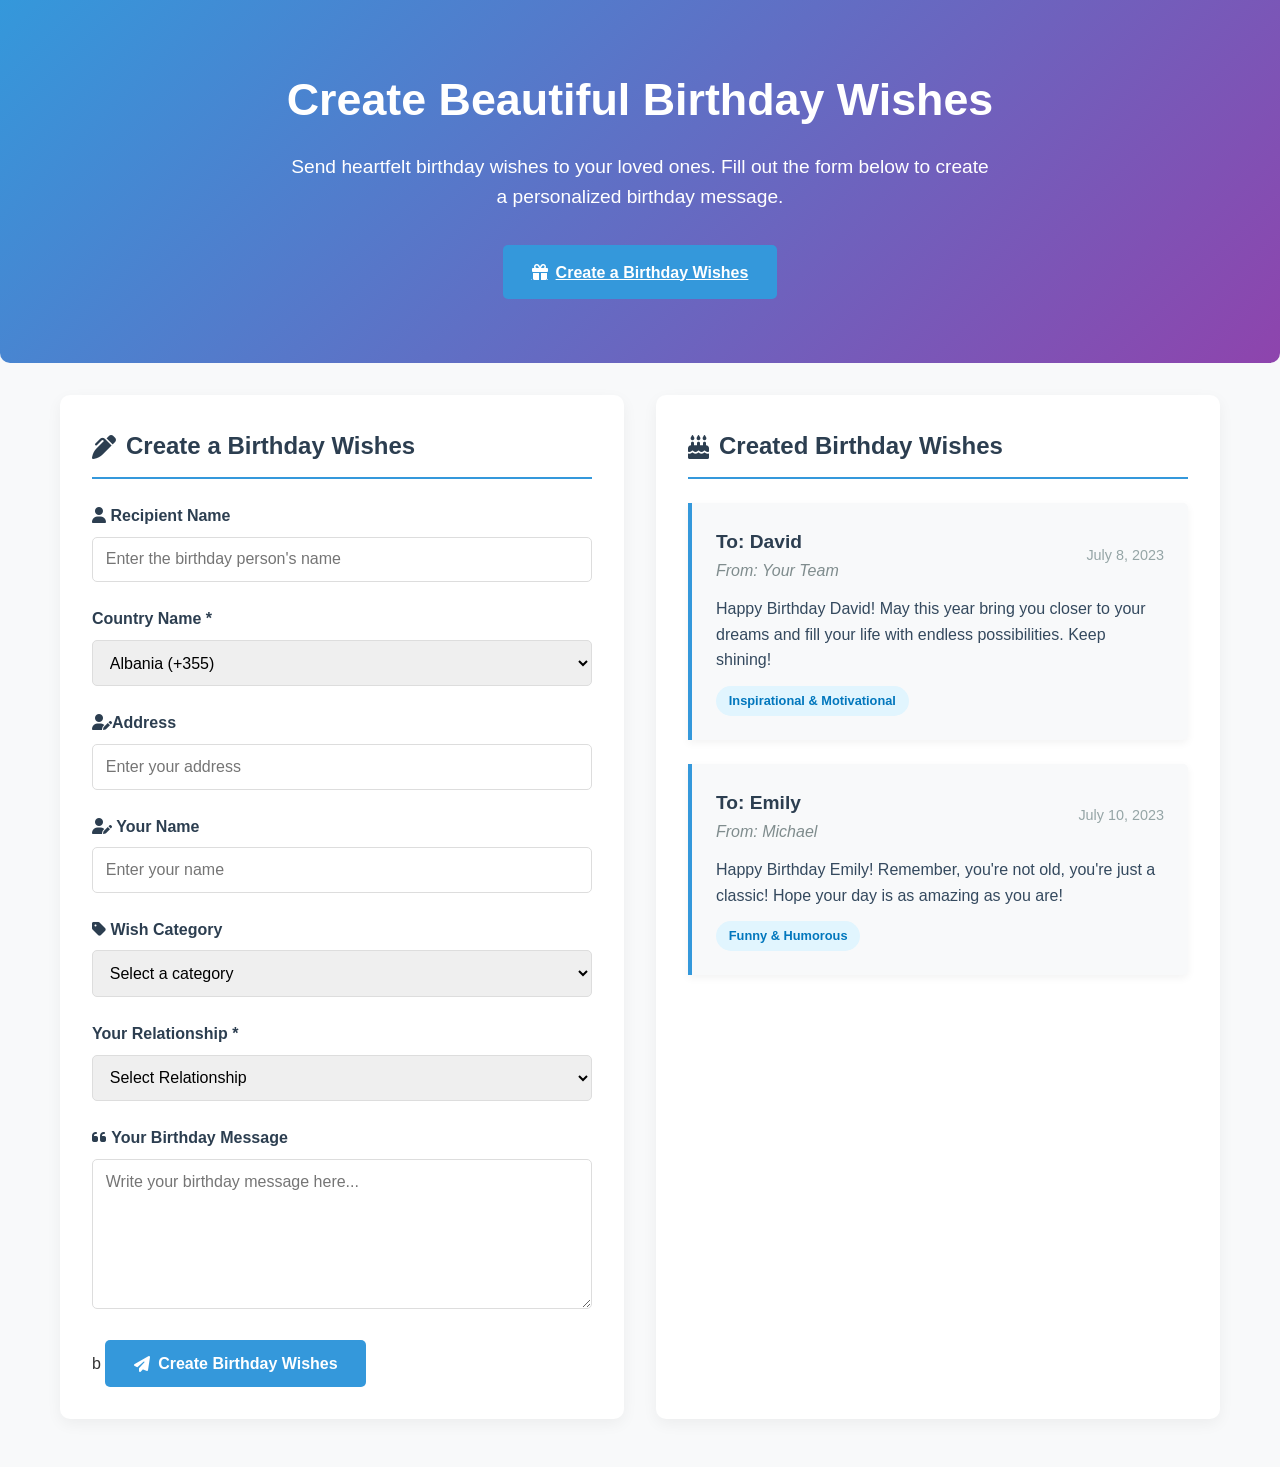
<file: Rip-BookSample5-2/birthdaywishes.html>
<!DOCTYPE html>
<html lang="en">
<head>
    <meta charset="UTF-8">
    <meta name="viewport" content="width=device-width, initial-scale=1.0">
    <title>RipBook - Birthday Wishes</title>
    <link rel="stylesheet" href="https://cdnjs.cloudflare.com/ajax/libs/font-awesome/6.4.0/css/all.min.css">
    <style>
        * {
            margin: 0;
            padding: 0;
            box-sizing: border-box;
            font-family: 'Segoe UI', Tahoma, Geneva, Verdana, sans-serif;
        }
        
        body {
            background-color: #f8f9fa;
            color: #333;
            line-height: 1.6;
        }
        
        .container {
            max-width: 1200px;
            margin: 0 auto;
            padding: 0 20px;
        }
        
        /* Header styles */
        header {
            background-color: #2c3e50;
            color: white;
            padding: 1.2rem 0;
            box-shadow: 0 2px 10px rgba(0,0,0,0.1);
        }
        
        .logo {
            font-size: 1.8rem;
            font-weight: 700;
            color: #ecf0f1;
            display: flex;
            align-items: center;
            gap: 10px;
        }
        
        .logo i {
            color: #e74c3c;
        }
        
        nav {
            display: flex;
            justify-content: space-between;
            align-items: center;
        }
        
        .nav-links {
            display: flex;
            list-style: none;
            gap: 2rem;
        }
        
        .nav-links a {
            color: #ecf0f1;
            text-decoration: none;
            font-weight: 500;
            transition: color 0.3s;
        }
        
        .nav-links a:hover {
            color: #3498db;
        }
        
        /* Hero section */
        .hero {
            background: linear-gradient(135deg, #3498db 0%, #8e44ad 100%);
            color: white;
            padding: 4rem 0;
            text-align: center;
            margin-bottom: 2rem;
            border-radius: 0 0 10px 10px;
        }
        
        .hero h1 {
            font-size: 2.8rem;
            margin-bottom: 1rem;
        }
        
        .hero p {
            font-size: 1.2rem;
            max-width: 700px;
            margin: 0 auto 2rem;
        }
        
        /* Main content */
        .main-content {
            display: flex;
            flex-wrap: wrap;
            gap: 2rem;
            margin-bottom: 3rem;
        }
        
        .wish-form, .wish-display {
            flex: 1;
            min-width: 300px;
            background-color: white;
            border-radius: 10px;
            padding: 2rem;
            box-shadow: 0 5px 15px rgba(0,0,0,0.05);
        }
        
        .form-title, .display-title {
            color: #2c3e50;
            margin-bottom: 1.5rem;
            padding-bottom: 0.7rem;
            border-bottom: 2px solid #3498db;
            display: flex;
            align-items: center;
            gap: 10px;
        }
        
        .form-group {
            margin-bottom: 1.5rem;
        }
        
        label {
            display: block;
            margin-bottom: 0.5rem;
            font-weight: 600;
            color: #2c3e50;
        }
        
        input, textarea, select {
            width: 100%;
            padding: 0.8rem;
            border: 1px solid #ddd;
            border-radius: 5px;
            font-size: 1rem;
            transition: border 0.3s;
        }
        
        input:focus, textarea:focus, select:focus {
            border-color: #3498db;
            outline: none;
        }
        
        textarea {
            min-height: 150px;
            resize: vertical;
        }
        
        .btn {
            background-color: #3498db;
            color: white;
            border: none;
            padding: 0.9rem 1.8rem;
            border-radius: 5px;
            font-size: 1rem;
            font-weight: 600;
            cursor: pointer;
            transition: background-color 0.3s;
            display: inline-flex;
            align-items: center;
            gap: 8px;
        }
        
        .btn:hover {
            background-color: #2980b9;
        }
        
        /* Wish cards */
        .wishes-container {
            margin-top: 1.5rem;
        }
        
        .wish-card {
            background-color: #f8f9fa;
            border-left: 4px solid #3498db;
            padding: 1.5rem;
            margin-bottom: 1.5rem;
            border-radius: 0 5px 5px 0;
            box-shadow: 0 3px 8px rgba(0,0,0,0.05);
            transition: transform 0.3s;
        }
        
        .wish-card:hover {
            transform: translateY(-3px);
        }
        
        .wish-header {
            display: flex;
            justify-content: space-between;
            align-items: center;
            margin-bottom: 0.8rem;
            flex-wrap: wrap;
            gap: 10px;
        }
        
        .wish-to {
            font-weight: 700;
            color: #2c3e50;
            font-size: 1.2rem;
        }
        
        .wish-from {
            color: #7f8c8d;
            font-style: italic;
        }
        
        .wish-date {
            color: #95a5a6;
            font-size: 0.9rem;
        }
        
        .wish-message {
            color: #34495e;
            line-height: 1.6;
            margin-top: 0.8rem;
        }
        
        .wish-category {
            display: inline-block;
            background-color: #e1f5fe;
            color: #0277bd;
            padding: 0.3rem 0.8rem;
            border-radius: 20px;
            font-size: 0.8rem;
            font-weight: 600;
            margin-top: 0.8rem;
        }
        
        .empty-state {
            text-align: center;
            color: #95a5a6;
            padding: 2rem;
        }
        
        .empty-state i {
            font-size: 3rem;
            margin-bottom: 1rem;
            color: #bdc3c7;
        }
        
        /* Footer */
        footer {
            background-color: #2c3e50;
            color: #ecf0f1;
            padding: 2rem 0;
            text-align: center;
            margin-top: 2rem;
        }
        
        .footer-content {
            display: flex;
            flex-direction: column;
            align-items: center;
            gap: 1rem;
        }
        
        .footer-links {
            display: flex;
            gap: 1.5rem;
            list-style: none;
            margin-top: 1rem;
        }
        
        .footer-links a {
            color: #bdc3c7;
            text-decoration: none;
            transition: color 0.3s;
        }
        
        .footer-links a:hover {
            color: #3498db;
        }
        
        .copyright {
            color: #95a5a6;
            font-size: 0.9rem;
            margin-top: 1rem;
        }
        
        /* Responsive styles */
        @media (max-width: 768px) {
            .nav-links {
                display: none;
            }
            
            .hero h1 {
                font-size: 2.2rem;
            }
            
            .main-content {
                flex-direction: column;
            }
            
            .wish-header {
                flex-direction: column;
                align-items: flex-start;
            }
        }
    </style>
</head>
<body>
    <!-- Header with navigation -->
   

    <!-- Hero section -->
    <section class="hero">
        <div class="container">
            <h1>Create Beautiful Birthday Wishes</h1>
            <p>Send heartfelt birthday wishes to your loved ones. Fill out the form below to create a personalized birthday message.</p>
            <a href="#wish-form" class="btn">
                <i class="fas fa-gift"></i> Create a Birthday Wishes
            </a>
        </div>
    </section>

    <!-- Main content area -->
    <div class="container">
        <div class="main-content">
            <!-- Form to create birthday wishes -->
            <section class="wish-form" id="wish-form">
                <h2 class="form-title"><i class="fas fa-pen-alt"></i> Create a Birthday Wishes</h2>
                <form id="birthdayWishForm">
                    <div class="form-group">
                        <label for="recipientName"><i class="fas fa-user"></i> Recipient Name</label>
                        <input type="text" id="recipientName" placeholder="Enter the birthday person's name" required>
                    </div>
                    <div class="form-group">
    <label for="countryCode">Country Name <span class="required">*</span></label>
    <select id="countryCode" name="countryCode"  placeholder="+44  United Kingdom" required>
        
       
       
<option value="+355">Albania (+355)</option>
<option value="+213">Algeria (+213)</option>
<option value="+376">Andorra (+376)</option>
 <option value="+93">Afghanistan (+93)</option>
<option value="+244">Angola (+244)</option>
<option value="+1-268">Antigua and Barbuda (+1-268)</option>
<option value="+54">Argentina (+54)</option>
<option value="+374">Armenia (+374)</option>
<option value="+61">Australia (+61)</option>
<option value="+43">Austria (+43)</option>
<option value="+994">Azerbaijan (+994)</option>
<option value="+1-242">Bahamas (+1-242)</option>
<option value="+973">Bahrain (+973)</option>
<option value="+880">Bangladesh (+880)</option>
<option value="+1-246">Barbados (+1-246)</option>
<option value="+375">Belarus (+375)</option>
<option value="+32">Belgium (+32)</option>
<option value="+501">Belize (+501)</option>
<option value="+229">Benin (+229)</option>
<option value="+975">Bhutan (+975)</option>
<option value="+591">Bolivia (+591)</option>
<option value="+387">Bosnia and Herzegovina (+387)</option>
<option value="+267">Botswana (+267)</option>
<option value="+55">Brazil (+55)</option>
<option value="+673">Brunei (+673)</option>
<option value="+359">Bulgaria (+359)</option>
<option value="+226">Burkina Faso (+226)</option>
<option value="+257">Burundi (+257)</option>
<option value="+238">Cabo Verde (+238)</option>
<option value="+855">Cambodia (+855)</option>
<option value="+237">Cameroon (+237)</option>
<option value="+1">Canada (+1)</option>
<option value="+236">Central African Republic (+236)</option>
<option value="+235">Chad (+235)</option>
<option value="+56">Chile (+56)</option>
<option value="+86">China (+86)</option>
<option value="+57">Colombia (+57)</option>
<option value="+269">Comoros (+269)</option>
<option value="+243">Congo, Democratic Republic of the (+243)</option>
<option value="+242">Congo, Republic of the (+242)</option>
<option value="+506">Costa Rica (+506)</option>
<option value="+225">Côte d'Ivoire (+225)</option>
<option value="+385">Croatia (+385)</option>
<option value="+53">Cuba (+53)</option>
<option value="+357">Cyprus (+357)</option>
<option value="+420">Czech Republic (+420)</option>
<option value="+45">Denmark (+45)</option>
<option value="+253">Djibouti (+253)</option>
<option value="+1-767">Dominica (+1-767)</option>
<option value="+1-809">Dominican Republic (+1-809)</option>
<option value="+593">Ecuador (+593)</option>
<option value="+20">Egypt (+20)</option>
<option value="+503">El Salvador (+503)</option>
<option value="+240">Equatorial Guinea (+240)</option>
<option value="+291">Eritrea (+291)</option>
<option value="+372">Estonia (+372)</option>
<option value="+268">Eswatini (+268)</option>
<option value="+251">Ethiopia (+251)</option>
<option value="+679">Fiji (+679)</option>
<option value="+358">Finland (+358)</option>
<option value="+33">France (+33)</option>
<option value="+241">Gabon (+241)</option>
<option value="+220">Gambia (+220)</option>
<option value="+995">Georgia (+995)</option>
<option value="+49">Germany (+49)</option>
<option value="+233">Ghana (+233)</option>
<option value="+30">Greece (+30)</option>
<option value="+1-473">Grenada (+1-473)</option>
<option value="+502">Guatemala (+502)</option>
<option value="+224">Guinea (+224)</option>
<option value="+245">Guinea-Bissau (+245)</option>
<option value="+592">Guyana (+592)</option>
<option value="+509">Haiti (+509)</option>
<option value="+504">Honduras (+504)</option>
<option value="+36">Hungary (+36)</option>
<option value="+354">Iceland (+354)</option>
<option value="+91">India (+91)</option>
<option value="+62">Indonesia (+62)</option>
<option value="+98">Iran (+98)</option>
<option value="+964">Iraq (+964)</option>
<option value="+353">Ireland (+353)</option>
<option value="+972">Israel (+972)</option>
<option value="+39">Italy (+39)</option>
<option value="+1-876">Jamaica (+1-876)</option>
<option value="+81">Japan (+81)</option>
<option value="+962">Jordan (+962)</option>
<option value="+7">Kazakhstan (+7)</option>
<option value="+254">Kenya (+254)</option>
<option value="+686">Kiribati (+686)</option>
<option value="+383">Kosovo (+383)</option>
<option value="+965">Kuwait (+965)</option>
<option value="+996">Kyrgyzstan (+996)</option>
<option value="+856">Laos (+856)</option>
<option value="+371">Latvia (+371)</option>
<option value="+961">Lebanon (+961)</option>
<option value="+266">Lesotho (+266)</option>
<option value="+231">Liberia (+231)</option>
<option value="+218">Libya (+218)</option>
<option value="+423">Liechtenstein (+423)</option>
<option value="+370">Lithuania (+370)</option>
<option value="+352">Luxembourg (+352)</option>
<option value="+261">Madagascar (+261)</option>
<option value="+265">Malawi (+265)</option>
<option value="+60">Malaysia (+60)</option>
<option value="+960">Maldives (+960)</option>
<option value="+223">Mali (+223)</option>
<option value="+356">Malta (+356)</option>
<option value="+692">Marshall Islands (+692)</option>
<option value="+222">Mauritania (+222)</option>
<option value="+230">Mauritius (+230)</option>
<option value="+52">Mexico (+52)</option>
<option value="+691">Micronesia (+691)</option>
<option value="+373">Moldova (+373)</option>
<option value="+377">Monaco (+377)</option>
<option value="+976">Mongolia (+976)</option>
<option value="+382">Montenegro (+382)</option>
<option value="+212">Morocco (+212)</option>
<option value="+258">Mozambique (+258)</option>
<option value="+95">Myanmar (+95)</option>
<option value="+264">Namibia (+264)</option>
<option value="+674">Nauru (+674)</option>
<option value="+977">Nepal (+977)</option>
<option value="+31">Netherlands (+31)</option>
<option value="+64">New Zealand (+64)</option>
<option value="+505">Nicaragua (+505)</option>
<option value="+227">Niger (+227)</option>
<option value="+234">Nigeria (+234)</option>
<option value="+683">Niue (+683)</option>
<option value="+389">North Macedonia (+389)</option>
<option value="+47">Norway (+47)</option>
<option value="+968">Oman (+968)</option>
<option value="+92">Pakistan (+92)</option>
<option value="+680">Palau (+680)</option>
<option value="+970">Palestine (+970)</option>
<option value="+507">Panama (+507)</option>
<option value="+675">Papua New Guinea (+675)</option>
<option value="+595">Paraguay (+595)</option>
<option value="+51">Peru (+51)</option>
<option value="+63">Philippines (+63)</option>
<option value="+48">Poland (+48)</option>
<option value="+351">Portugal (+351)</option>
<option value="+1-787">Puerto Rico (+1-787)</option>
<option value="+974">Qatar (+974)</option>
<option value="+40">Romania (+40)</option>
<option value="+7">Russia (+7)</option>
<option value="+250">Rwanda (+250)</option>
<option value="+1-869">Saint Kitts and Nevis (+1-869)</option>
<option value="+1-758">Saint Lucia (+1-758)</option>
<option value="+1-784">Saint Vincent and the Grenadines (+1-784)</option>
<option value="+685">Samoa (+685)</option>
<option value="+378">San Marino (+378)</option>
<option value="+239">Sao Tome and Principe (+239)</option>
<option value="+966">Saudi Arabia (+966)</option>
<option value="+221">Senegal (+221)</option>
<option value="+381">Serbia (+381)</option>
<option value="+248">Seychelles (+248)</option>
<option value="+232">Sierra Leone (+232)</option>
<option value="+65">Singapore (+65)</option>
<option value="+1-721">Sint Maarten (+1-721)</option>
<option value="+421">Slovakia (+421)</option>
<option value="+386">Slovenia (+386)</option>
<option value="+677">Solomon Islands (+677)</option>
<option value="+252">Somalia (+252)</option>
<option value="+27">South Africa (+27)</option>
<option value="+211">South Sudan (+211)</option>
<option value="+34">Spain (+34)</option>
<option value="+94">Sri Lanka (+94)</option>
<option value="+249">Sudan (+249)</option>
<option value="+597">Suriname (+597)</option>
<option value="+46">Sweden (+46)</option>
<option value="+41">Switzerland (+41)</option>
<option value="+963">Syria (+963)</option>
<option value="+886">Taiwan (+886)</option>
<option value="+992">Tajikistan (+992)</option>
<option value="+255">Tanzania (+255)</option>
<option value="+66">Thailand (+66)</option>
<option value="+228">Togo (+228)</option>
<option value="+690">Tokelau (+690)</option>
<option value="+676">Tonga (+676)</option>
<option value="+1-868">Trinidad and Tobago (+1-868)</option>
<option value="+216">Tunisia (+216)</option>
<option value="+90">Turkey (+90)</option>
<option value="+993">Turkmenistan (+993)</option>
<option value="+1-649">Turks and Caicos Islands (+1-649)</option>
<option value="+688">Tuvalu (+688)</option>
<option value="+256">Uganda (+256)</option>
<option value="+380">Ukraine (+380)</option>
<option value="+971">United Arab Emirates (+971)</option>
<option value="+44">United Kingdom (+44)</option>
<option value="+1">United States (+1)</option>
<option value="+598">Uruguay (+598)</option>
<option value="+998">Uzbekistan (+998)</option>
<option value="+678">Vanuatu (+678)</option>
<option value="+379">Vatican City (+379)</option>
<option value="+58">Venezuela (+58)</option>
<option value="+84">Vietnam (+84)</option>
<option value="+1-340">U.S. Virgin Islands (+1-340)</option>
<option value="+681">Wallis and Futuna (+681)</option>
<option value="+967">Yemen (+967)</option>
<option value="+260">Zambia (+260)</option>
<option value="+263">Zimbabwe (+263)</option>
        
        
    </select>
</div>



                    <div class="form-group">
                        <label for="address"><i class="fas fa-user-edit"></i>Address</label>
                        <input type="text" id="address" placeholder="Enter your address" required>
                        </div>

                    
                    <div class="form-group">
                        <label for="senderName"><i class="fas fa-user-edit"></i> Your Name</label>
                        <input type="text" id="senderName" placeholder="Enter your name" required>
                    </div>
                    
                    <div class="form-group">
                        <label for="wishCategory"><i class="fas fa-tag"></i> Wish Category</label>
                        <select id="wishCategory" required>
                            <option value="" disabled selected>Select a category</option>
                            <option value="funny">Funny & Humorous</option>
                            <option value="heartfelt">Heartfelt & Emotional</option>
                            <option value="inspirational">Inspirational & Motivational</option>
                            <option value="friendly">Friendly & Casual</option>
                            <option value="formal">Formal & Respectful</option>
                        </select>
                    </div>

                     <div class="form-group">
                            <label for="relationship">Your Relationship <span class="required">*</span></label>
                            <select id="relationship" name="relationship" required>
                                <option value="">Select Relationship</option>
                                <option value="spouse">Spouse/Partner</option>
                                <option value="parent">Parent</option>
                                <option value="child">Child</option>
                                <option value="sibling">Sibling</option>
                                <option value="friend">Friend</option>
                                <option value="relative">Relative</option>
                                <option value="other">Other</option>
                            </select>
                        </div>
                        
                    
                    <div class="form-group">
                        <label for="wishMessage"><i class="fas fa-quote-left"></i> Your Birthday Message</label>
                        <textarea id="wishMessage" placeholder="Write your birthday message here..." required></textarea>
                    </div>b
                    
                    <button type="submit" class="btn">
                        <i class="fas fa-paper-plane"></i> Create Birthday Wishes
                    </button>
                </form>
            </section>

            <!-- Display created wishes -->
            <section class="wish-display">
                <h2 class="display-title"><i class="fas fa-birthday-cake"></i> Created Birthday Wishes</h2>
                
                <div class="wishes-container" id="wishesContainer">
                    <!-- Wishes will be dynamically added here -->
                    <div class="empty-state" id="emptyState">
                        <i class="fas fa-gifts"></i>
                        <h3>No wishes created yet</h3>
                        <p>Create your first birthday wish using the form on the left!</p>
                    </div>
                    
                    <!-- Sample wish cards (will be hidden when JS runs) -->
                    <div class="wish-card sample-wish" style="display: none;">
                        <div class="wish-header">
                            <div>
                                <div class="wish-to">To: <span class="recipient-name">John</span></div>
                                <div class="wish-from">From: <span class="sender-name">Sarah</span></div>
                            </div>
                            <div class="wish-date">July 12, 2023</div>
                        </div>
                        <p class="wish-message">Happy Birthday John! Wishing you a day filled with happiness and a year filled with joy. May all your dreams come true!</p>
                        <span class="wish-category heartfelt">Heartfelt & Emotional</span>
                    </div>
                </div>
            </section>
        </div>
    </div>

    <!-- Footer -->
    

    <script>
        document.addEventListener('DOMContentLoaded', function() {
            const form = document.getElementById('birthdayWishForm');
            const wishesContainer = document.getElementById('wishesContainer');
            const emptyState = document.getElementById('emptyState');
            
            // Remove sample wish on page load
            const sampleWish = document.querySelector('.sample-wish');
            if (sampleWish) {
                sampleWish.remove();
            }
            
            // Handle form submission
            form.addEventListener('submit', function(e) {
                e.preventDefault();
                
                // Get form values
                const recipientName = document.getElementById('recipientName').value;
                const senderName = document.getElementById('senderName').value;
                const wishCategory = document.getElementById('wishCategory').value;
                const wishMessage = document.getElementById('wishMessage').value;
                
                // Create wish object
                const wish = {
                    recipientName,
                    senderName,
                    wishCategory,
                    wishMessage,
                    date: new Date().toLocaleDateString('en-US', { 
                        year: 'numeric', 
                        month: 'long', 
                        day: 'numeric' 
                    })
                };
                
                // Add wish to display
                addWishToDisplay(wish);
                
                // Clear form
                form.reset();
                
                // Scroll to the new wish
                const newWish = wishesContainer.firstChild;
                newWish.scrollIntoView({ behavior: 'smooth' });
                
                // Show success message
                showNotification('Birthday wish created successfully!');
            });
            
            // Function to add wish to display
            function addWishToDisplay(wish) {
                // Hide empty state if it's the first wish
                if (emptyState.style.display !== 'none') {
                    emptyState.style.display = 'none';
                }
                
                // Create wish card
                const wishCard = document.createElement('div');
                wishCard.className = 'wish-card';
                
                // Format category display text
                const categoryText = getCategoryText(wish.wishCategory);
                const categoryClass = wish.wishCategory;
                
                wishCard.innerHTML = `
                    <div class="wish-header">
                        <div>
                            <div class="wish-to">To: <span class="recipient-name">${wish.recipientName}</span></div>
                            <div class="wish-from">From: <span class="sender-name">${wish.senderName}</span></div>
                        </div>
                        <div class="wish-date">${wish.date}</div>
                    </div>
                    <p class="wish-message">${wish.wishMessage}</p>
                    <span class="wish-category ${categoryClass}">${categoryText}</span>
                `;
                
                // Add to top of container
                wishesContainer.insertBefore(wishCard, wishesContainer.firstChild);
            }
            
            // Function to get category display text
            function getCategoryText(category) {
                const categories = {
                    'funny': 'Funny & Humorous',
                    'heartfelt': 'Heartfelt & Emotional',
                    'inspirational': 'Inspirational & Motivational',
                    'friendly': 'Friendly & Casual',
                    'formal': 'Formal & Respectful'
                };
                
                return categories[category] || 'Birthday Wish';
            }
            
            // Function to show notification
            function showNotification(message) {
                // Create notification element
                const notification = document.createElement('div');
                notification.className = 'notification';
                notification.textContent = message;
                notification.style.cssText = `
                    position: fixed;
                    top: 20px;
                    right: 20px;
                    background-color: #2ecc71;
                    color: white;
                    padding: 15px 20px;
                    border-radius: 5px;
                    box-shadow: 0 4px 12px rgba(0,0,0,0.15);
                    z-index: 1000;
                    font-weight: 600;
                    animation: slideIn 0.3s ease-out;
                `;
                
                // Add animation
                const style = document.createElement('style');
                style.textContent = `
                    @keyframes slideIn {
                        from { transform: translateX(100%); opacity: 0; }
                        to { transform: translateX(0); opacity: 1; }
                    }
                    @keyframes fadeOut {
                        from { opacity: 1; }
                        to { opacity: 0; }
                    }
                `;
                document.head.appendChild(style);
                
                // Add to page
                document.body.appendChild(notification);
                
                // Remove after 3 seconds
                setTimeout(() => {
                    notification.style.animation = 'fadeOut 0.3s ease-out';
                    setTimeout(() => {
                        document.body.removeChild(notification);
                        document.head.removeChild(style);
                    }, 300);
                }, 3000);
            }
            
            // Pre-populate with some sample wishes
            const sampleWishes = [
                {
                    recipientName: "Emily",
                    senderName: "Michael",
                    wishCategory: "funny",
                    wishMessage: "Happy Birthday Emily! Remember, you're not old, you're just a classic! Hope your day is as amazing as you are!",
                    date: "July 10, 2023"
                },
                {
                    recipientName: "David",
                    senderName: "Your Team",
                    wishCategory: "inspirational",
                    wishMessage: "Happy Birthday David! May this year bring you closer to your dreams and fill your life with endless possibilities. Keep shining!",
                    date: "July 8, 2023"
                }
            ];
            
            // Add sample wishes after a short delay
            setTimeout(() => {
                sampleWishes.forEach(wish => addWishToDisplay(wish));
            }, 500);
        });
    </script>
</body>
</html>
</file>
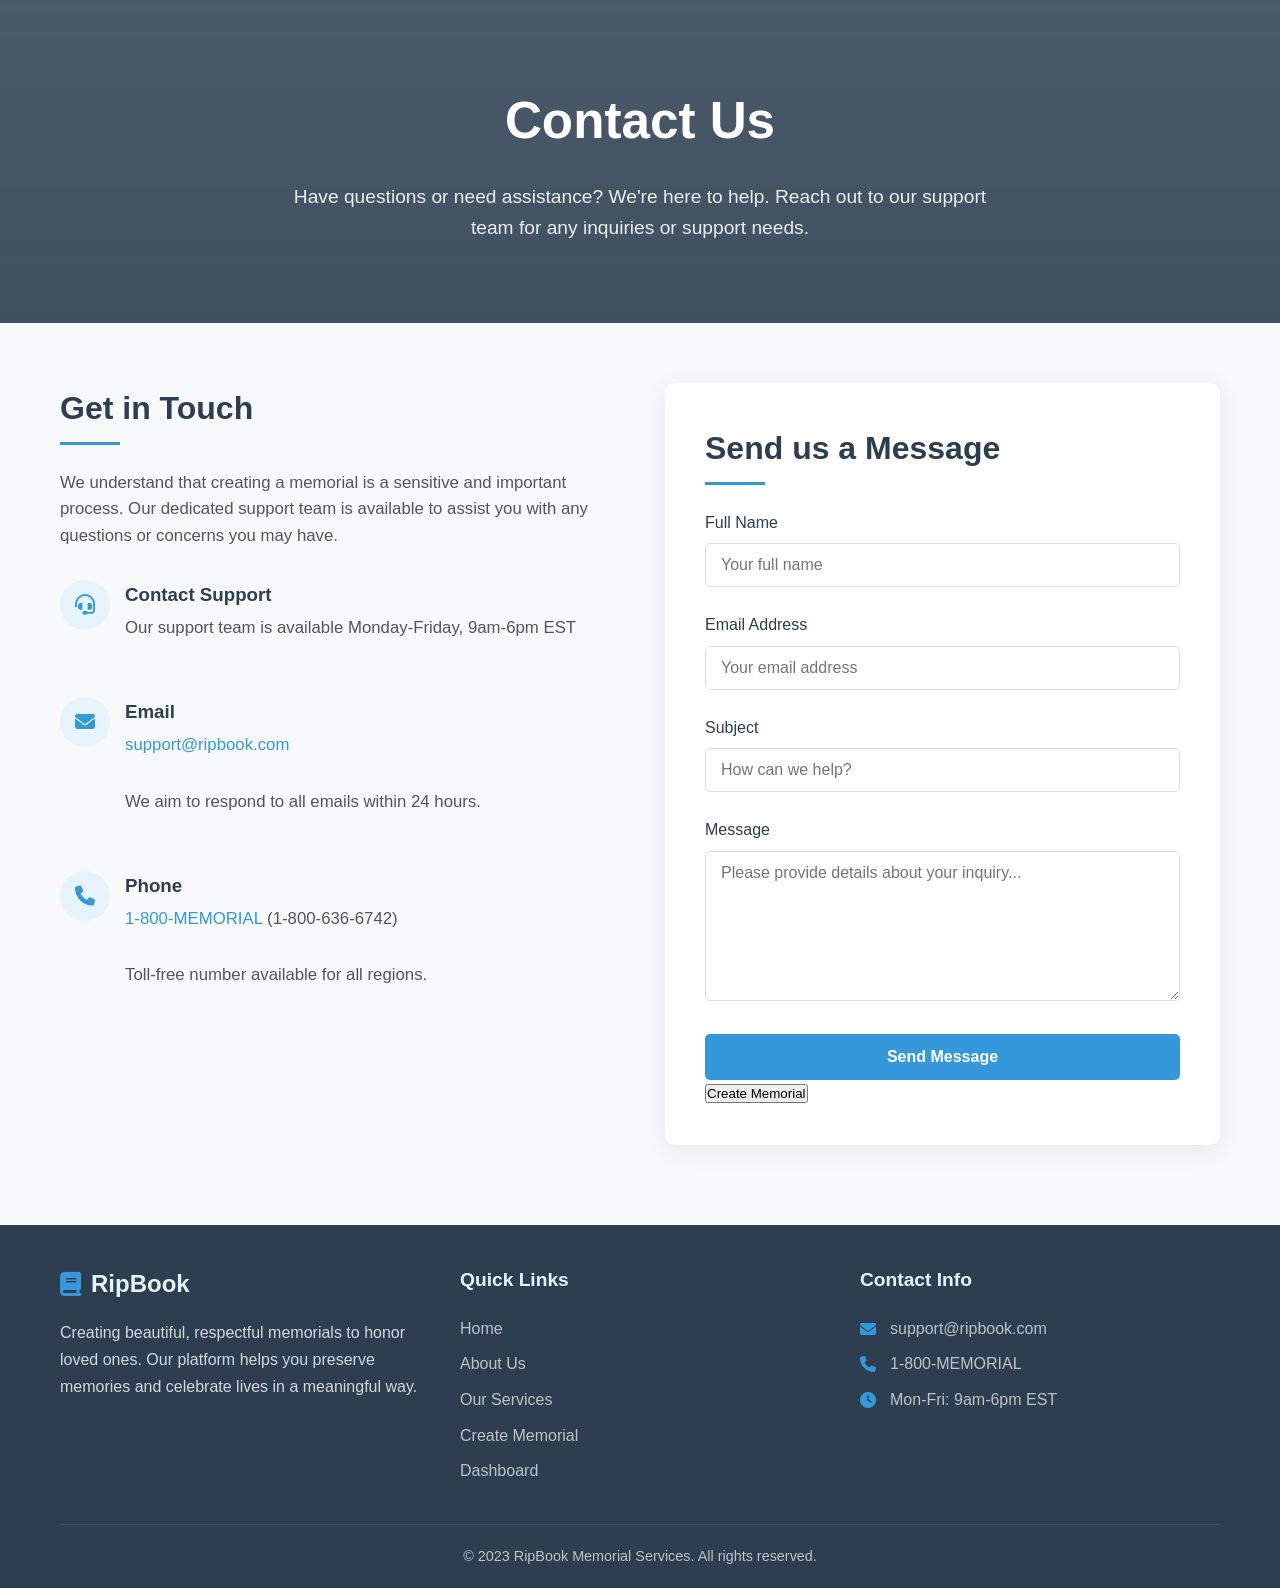
<file: Rip-BookSample5-2/contact.html>
<!DOCTYPE html>
<html lang="en">
<head>
    <meta charset="UTF-8">
    <meta name="viewport" content="width=device-width, initial-scale=1.0">
    <title>Contact Us - RipBook Memorial Services</title>
    <link rel="stylesheet" href="https://cdnjs.cloudflare.com/ajax/libs/font-awesome/6.4.0/css/all.min.css">
    <style>
        * {
            margin: 0;
            padding: 0;
            box-sizing: border-box;
            font-family: 'Segoe UI', Tahoma, Geneva, Verdana, sans-serif;
        }
        
        body {
            background-color: #f8f9fa;
            color: #333;
            line-height: 1.6;
        }
        
        .container {
            max-width: 1200px;
            margin: 0 auto;
            padding: 0 20px;
        }
        
        /* Header Styles */
        header {
            background-color: #2c3e50;
            color: white;
            padding: 15px 0;
            box-shadow: 0 2px 10px rgba(0, 0, 0, 0.1);
            position: sticky;
            top: 0;
            z-index: 1000;
        }
        
        .header-content {
            display: flex;
            justify-content: space-between;
            align-items: center;
        }
        
        .logo {
            display: flex;
            align-items: center;
            gap: 10px;
            font-size: 24px;
            font-weight: 700;
            color: #e8f4fc;
        }
        
        .logo i {
            color: #3498db;
        }
        
        nav ul {
            display: flex;
            list-style: none;
            gap: 30px;
        }
        
        nav a {
            color: white;
            text-decoration: none;
            font-weight: 500;
            transition: color 0.3s;
            padding: 5px 0;
            position: relative;
        }
        
        nav a:hover {
            color: #3498db;
        }
        
        nav a::after {
            content: '';
            position: absolute;
            width: 0;
            height: 2px;
            background: #3498db;
            left: 0;
            bottom: 0;
            transition: width 0.3s;
        }
        
        nav a:hover::after {
            width: 100%;
        }
        
        .mobile-menu-btn {
            display: none;
            background: none;
            border: none;
            color: white;
            font-size: 24px;
            cursor: pointer;
        }
        
        /* Main Content */
        .contact-hero {
            background: linear-gradient(rgba(44, 62, 80, 0.85), rgba(44, 62, 80, 0.9)), url('https://images.unsplash.com/photo-1511632765486-a01980e01a18?ixlib=rb-4.0.3&ixid=M3wxMjA3fDB8MHxwaG90by1wYWdlfHx8fGVufDB8fHx8fA%3D%3D&auto=format&fit=crop&w=1470&q=80');
            background-size: cover;
            background-position: center;
            color: white;
            text-align: center;
            padding: 80px 20px;
            margin-bottom: 60px;
        }
        
        .contact-hero h1 {
            font-size: 3.2rem;
            margin-bottom: 20px;
            font-weight: 700;
        }
        
        .contact-hero p {
            font-size: 1.2rem;
            max-width: 700px;
            margin: 0 auto;
            opacity: 0.9;
        }
        
        .contact-content {
            display: grid;
            grid-template-columns: 1fr 1fr;
            gap: 50px;
            margin-bottom: 80px;
        }
        
        .contact-info h2 {
            color: #2c3e50;
            margin-bottom: 25px;
            font-size: 2rem;
            position: relative;
            padding-bottom: 10px;
        }
        
        .contact-info h2::after {
            content: '';
            position: absolute;
            width: 60px;
            height: 3px;
            background: #3498db;
            bottom: 0;
            left: 0;
        }
        
        .contact-info p {
            color: #555;
            margin-bottom: 30px;
            font-size: 1.05rem;
        }
        
        .contact-details {
            display: flex;
            flex-direction: column;
            gap: 25px;
            margin-top: 30px;
        }
        
        .contact-item {
            display: flex;
            align-items: flex-start;
            gap: 15px;
        }
        
        .contact-icon {
            background-color: #e8f4fc;
            width: 50px;
            height: 50px;
            border-radius: 50%;
            display: flex;
            align-items: center;
            justify-content: center;
            color: #3498db;
            font-size: 20px;
            flex-shrink: 0;
        }
        
        .contact-text h3 {
            color: #2c3e50;
            margin-bottom: 5px;
        }
        
        .contact-text a {
            color: #3498db;
            text-decoration: none;
            transition: color 0.3s;
        }
        
        .contact-text a:hover {
            color: #2980b9;
            text-decoration: underline;
        }
        
        /* Contact Form */
        .contact-form-container {
            background-color: white;
            padding: 40px;
            border-radius: 10px;
            box-shadow: 0 5px 25px rgba(0, 0, 0, 0.08);
        }
        
        .contact-form-container h2 {
            color: #2c3e50;
            margin-bottom: 25px;
            font-size: 2rem;
            position: relative;
            padding-bottom: 10px;
        }
        
        .contact-form-container h2::after {
            content: '';
            position: absolute;
            width: 60px;
            height: 3px;
            background: #3498db;
            bottom: 0;
            left: 0;
        }
        
        .form-group {
            margin-bottom: 25px;
        }
        
        .form-group label {
            display: block;
            margin-bottom: 8px;
            color: #2c3e50;
            font-weight: 500;
        }
        
        .form-control {
            width: 100%;
            padding: 12px 15px;
            border: 1px solid #ddd;
            border-radius: 5px;
            font-size: 16px;
            transition: border 0.3s;
        }
        
        .form-control:focus {
            outline: none;
            border-color: #3498db;
        }
        
        textarea.form-control {
            min-height: 150px;
            resize: vertical;
        }
        
        .submit-btn {
            background-color: #3498db;
            color: white;
            border: none;
            padding: 14px 30px;
            border-radius: 5px;
            font-size: 16px;
            font-weight: 600;
            cursor: pointer;
            transition: background-color 0.3s;
            width: 100%;
        }
        
        .submit-btn:hover {
            background-color: #2980b9;
        }
        
        /* Footer */
        footer {
            background-color: #2c3e50;
            color: white;
            padding: 40px 0 20px;
        }
        
        .footer-content {
            display: flex;
            justify-content: space-between;
            flex-wrap: wrap;
            gap: 40px;
            margin-bottom: 30px;
        }
        
        .footer-logo {
            font-size: 24px;
            font-weight: 700;
            color: #e8f4fc;
            display: flex;
            align-items: center;
            gap: 10px;
            margin-bottom: 15px;
        }
        
        .footer-logo i {
            color: #3498db;
        }
        
        .footer-about {
            flex: 1;
            min-width: 300px;
        }
        
        .footer-about p {
            opacity: 0.8;
            line-height: 1.7;
        }
        
        .footer-links {
            flex: 1;
            min-width: 200px;
        }
        
        .footer-links h3 {
            margin-bottom: 20px;
            font-size: 1.2rem;
            color: #e8f4fc;
        }
        
        .footer-links ul {
            list-style: none;
        }
        
        .footer-links li {
            margin-bottom: 10px;
        }
        
        .footer-links a {
            color: #bdc3c7;
            text-decoration: none;
            transition: color 0.3s;
        }
        
        .footer-links a:hover {
            color: #3498db;
        }
        
        .footer-contact {
            flex: 1;
            min-width: 250px;
        }
        
        .footer-contact h3 {
            margin-bottom: 20px;
            font-size: 1.2rem;
            color: #e8f4fc;
        }
        
        .footer-contact p {
            margin-bottom: 10px;
            display: flex;
            align-items: center;
            gap: 10px;
            color: #bdc3c7;
        }
        
        .footer-contact i {
            color: #3498db;
            width: 20px;
        }
        
        .copyright {
            text-align: center;
            padding-top: 20px;
            border-top: 1px solid #3a506b;
            color: #bdc3c7;
            font-size: 0.9rem;
        }
        
        /* Responsive Design */
        @media (max-width: 992px) {
            .contact-content {
                grid-template-columns: 1fr;
                gap: 40px;
            }
            
            .contact-hero h1 {
                font-size: 2.8rem;
            }
        }
        
        @media (max-width: 768px) {
            nav ul {
                display: none;
            }
            
            .mobile-menu-btn {
                display: block;
            }
            
            .contact-hero {
                padding: 60px 20px;
            }
            
            .contact-hero h1 {
                font-size: 2.4rem;
            }
            
            .contact-form-container {
                padding: 30px 25px;
            }
            
            .footer-content {
                flex-direction: column;
            }
        }
        
        @media (max-width: 480px) {
            .contact-hero h1 {
                font-size: 2rem;
            }
            
            .contact-hero p {
                font-size: 1rem;
            }
            
            .contact-info h2, .contact-form-container h2 {
                font-size: 1.7rem;
            }
        }
    </style>
</head>
<body>
    

    <!-- Main Content -->
    <main>
        <section class="contact-hero">
            <h1>Contact Us</h1>
            <p>Have questions or need assistance? We're here to help. Reach out to our support team for any inquiries or support needs.</p>
        </section>
        
        <div class="container">
            <div class="contact-content">
                <!-- Contact Information -->
                <div class="contact-info">
                    <h2>Get in Touch</h2>
                    <p>We understand that creating a memorial is a sensitive and important process. Our dedicated support team is available to assist you with any questions or concerns you may have.</p>
                    
                    <div class="contact-details">
                        <div class="contact-item">
                            <div class="contact-icon">
                                <i class="fas fa-headset"></i>
                            </div>
                            <div class="contact-text">
                                <h3>Contact Support</h3>
                                <p>Our support team is available Monday-Friday, 9am-6pm EST</p>
                            </div>
                        </div>
                        
                        <div class="contact-item">
                            <div class="contact-icon">
                                <i class="fas fa-envelope"></i>
                            </div>
                            <div class="contact-text">
                                <h3>Email</h3>
                                <p><a href="mailto:support@ripbook.com">support@ripbook.com</a></p>
                                <p>We aim to respond to all emails within 24 hours.</p>
                            </div>
                        </div>
                        
                        <div class="contact-item">
                            <div class="contact-icon">
                                <i class="fas fa-phone"></i>
                            </div>
                            <div class="contact-text">
                                <h3>Phone</h3>
                                <p><a href="tel:1-800-MEMORIAL">1-800-MEMORIAL</a> (1-800-636-6742)</p>
                                <p>Toll-free number available for all regions.</p>
                            </div>
                        </div>
                    </div>
                </div>
                
                <!-- Contact Form -->
                <div class="contact-form-container">
                    <h2>Send us a Message</h2>
                    <form id="contactForm">
                        <div class="form-group">
                            <label for="name">Full Name</label>
                            <input type="text" id="name" class="form-control" placeholder="Your full name" required>
                        </div>
                        
                        <div class="form-group">
                            <label for="email">Email Address</label>
                            <input type="email" id="email" class="form-control" placeholder="Your email address" required>
                        </div>
                        
                        <div class="form-group">
                            <label for="subject">Subject</label>
                            <input type="text" id="subject" class="form-control" placeholder="How can we help?" required>
                        </div>
                        
                        <div class="form-group">
                            <label for="message">Message</label>
                            <textarea id="message" class="form-control" placeholder="Please provide details about your inquiry..." required></textarea>
                        </div>
                        
                        <button type="submit" class="submit-btn">Send Message</button>
                         <button onclick="window.location.href='pricing.html'" class="btn btn-primary">Create Memorial</button>
                    </form>
                </div>
            </div>
        </div>
    </main>

    <!-- Footer -->
    <footer>
        <div class="container">
            <div class="footer-content">
                <div class="footer-about">
                    <div class="footer-logo">
                        <i class="fas fa-book"></i>
                        <span>RipBook</span>
                    </div>
                    <p>Creating beautiful, respectful memorials to honor loved ones. Our platform helps you preserve memories and celebrate lives in a meaningful way.</p>
                </div>
                
                <div class="footer-links">
                    <h3>Quick Links</h3>
                    <ul>
                        <li><a href="index.html">Home</a></li>
                        <li><a href="about.html">About Us</a></li>
                        <li><a href="services.html">Our Services</a></li>
                        <li><a href="create-memorial.html">Create Memorial</a></li>
                        <li><a href="dashboard.html">Dashboard</a></li>
                    </ul>
                </div>
                
                <div class="footer-contact">
                    <h3>Contact Info</h3>
                    <p><i class="fas fa-envelope"></i> support@ripbook.com</p>
                    <p><i class="fas fa-phone"></i> 1-800-MEMORIAL</p>
                    <p><i class="fas fa-clock"></i> Mon-Fri: 9am-6pm EST</p>
                </div>
            </div>
            
            <div class="copyright">
                <p>&copy; 2023 RipBook Memorial Services. All rights reserved.</p>
            </div>
        </div>
    </footer>

    <script>
        // Mobile menu toggle
        const mobileMenuBtn = document.querySelector('.mobile-menu-btn');
        const navMenu = document.querySelector('nav ul');
        
        mobileMenuBtn.addEventListener('click', () => {
            navMenu.style.display = navMenu.style.display === 'flex' ? 'none' : 'flex';
        });
        
        // Handle form submission
        const contactForm = document.getElementById('contactForm');
        
        contactForm.addEventListener('submit', function(e) {
            e.preventDefault();
            
            // Get form values
            const name = document.getElementById('name').value;
            const email = document.getElementById('email').value;
            const subject = document.getElementById('subject').value;
            const message = document.getElementById('message').value;
            
            // Simple validation
            if(name && email && subject && message) {
                // In a real application, you would send this data to a server
                alert(`Thank you ${name}! Your message has been sent. We will respond to you at ${email} as soon as possible.`);
                
                // Reset the form
                contactForm.reset();
            } else {
                alert('Please fill in all fields before submitting.');
            }
        });
        
        // Responsive menu adjustment on window resize
        window.addEventListener('resize', function() {
            if(window.innerWidth > 768) {
                navMenu.style.display = 'flex';
            } else {
                navMenu.style.display = 'none';
            }
        });
    </script>
</body>
</html>
</file>
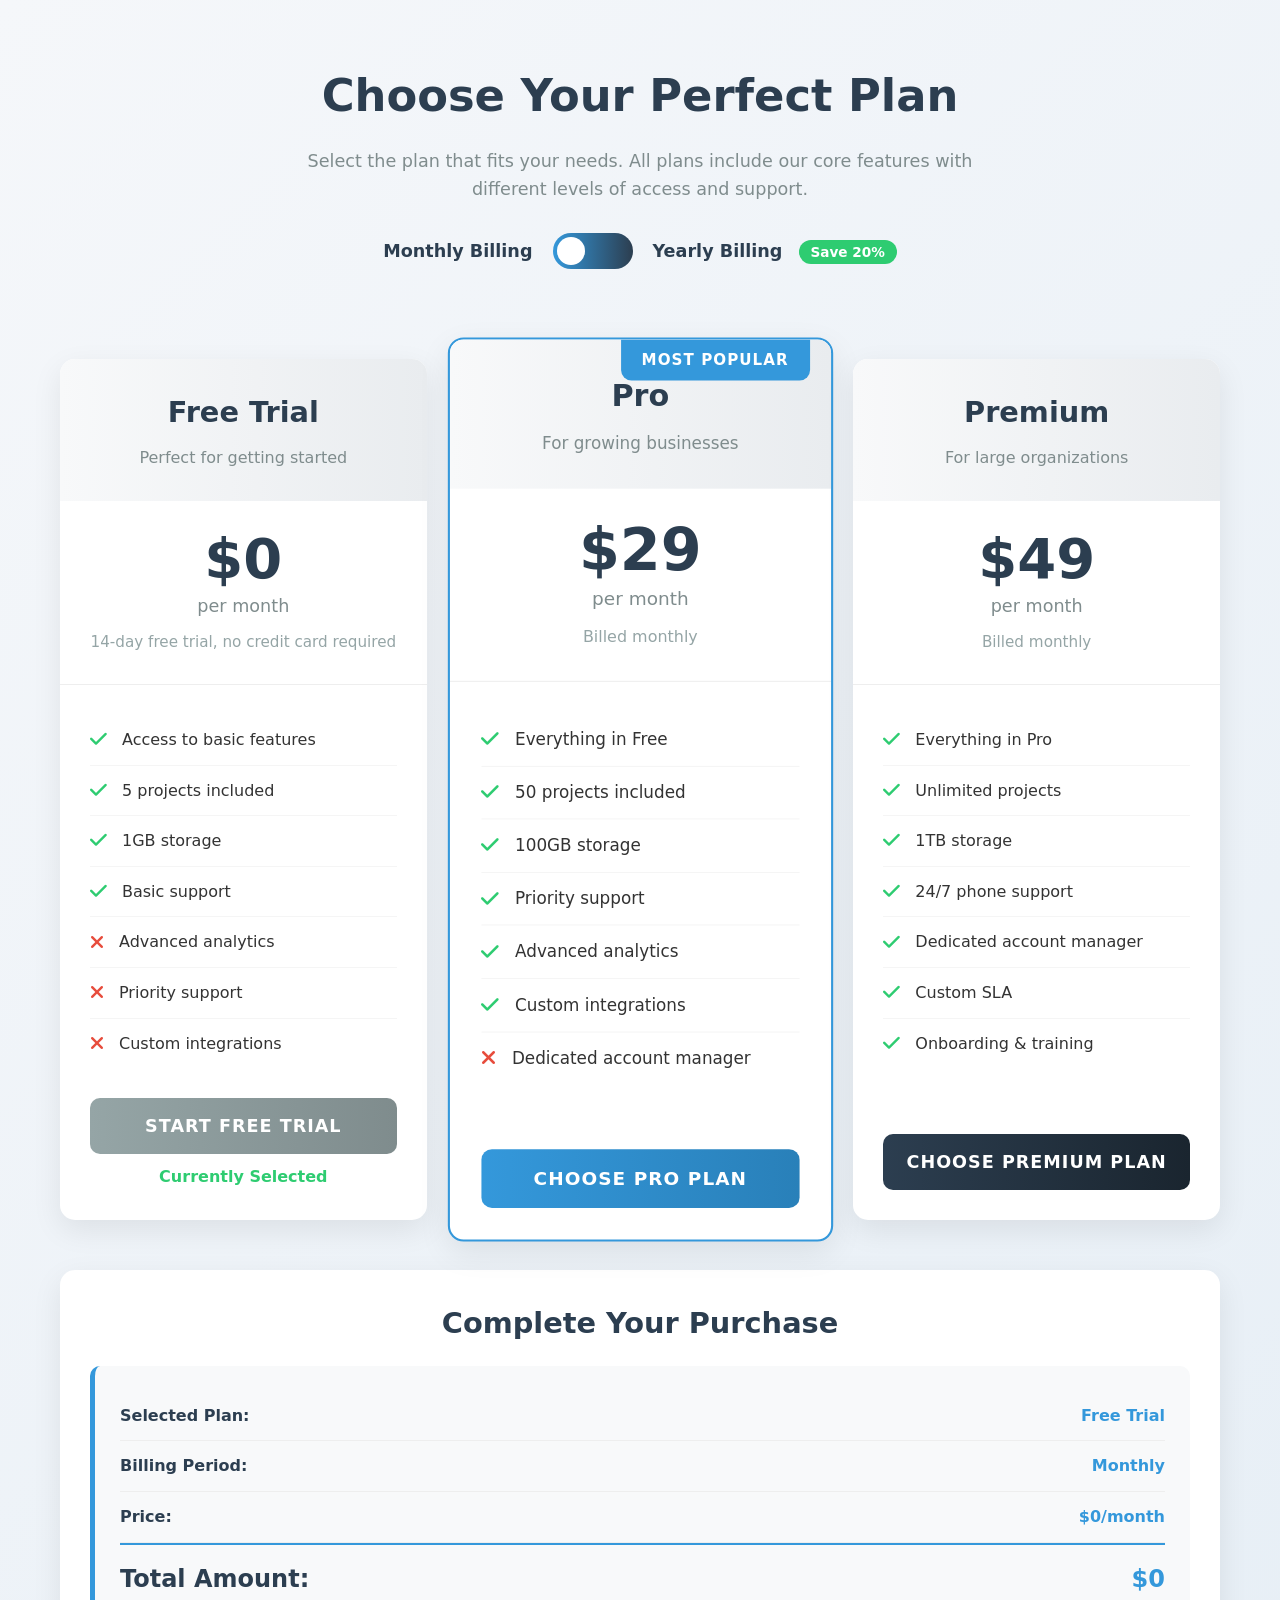
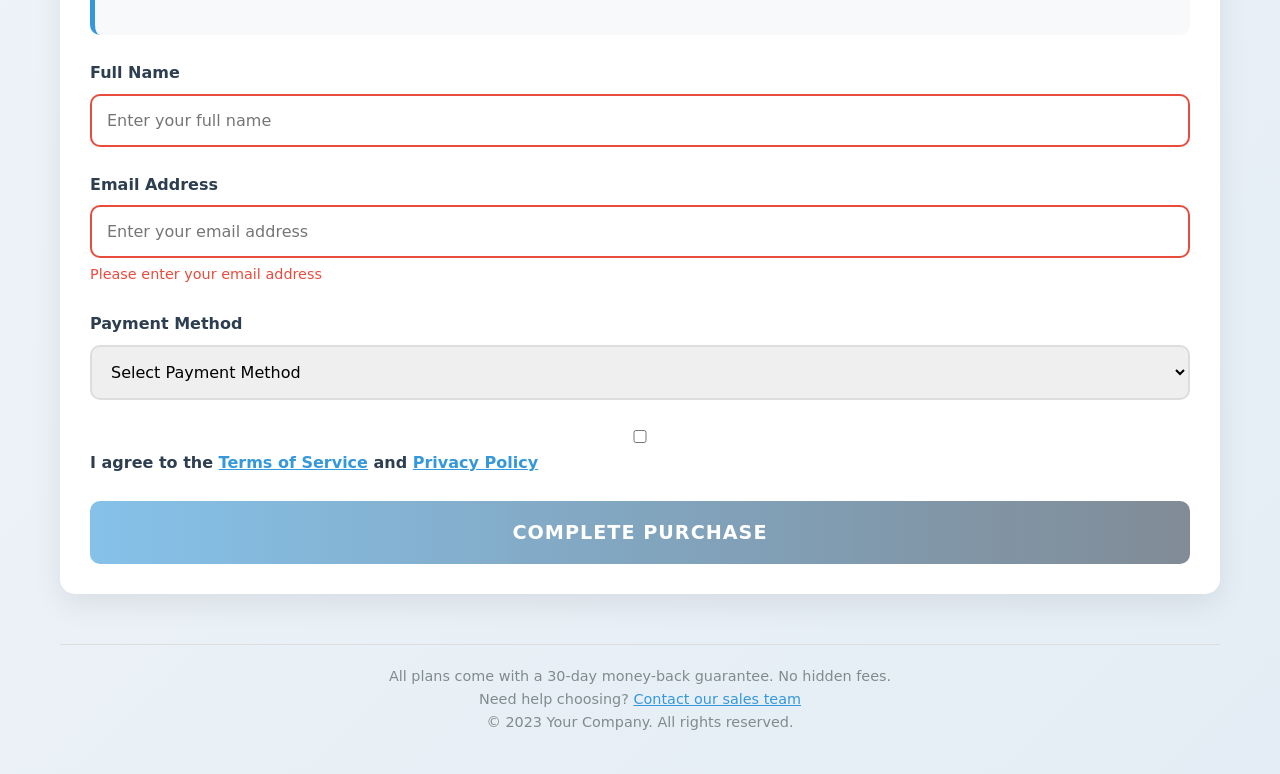
<file: Rip-BookSample5-2/pricing.html>
<!DOCTYPE html>
<html lang="en">
<head>
    <meta charset="UTF-8">
    <meta name="viewport" content="width=device-width, initial-scale=1.0">
    <title>Pricing Plans - Choose Your Plan</title>
    <link rel="stylesheet" href="https://cdnjs.cloudflare.com/ajax/libs/font-awesome/6.4.0/css/all.min.css">
    <style>
        * {
            margin: 0;
            padding: 0;
            box-sizing: border-box;
            font-family: 'Segoe UI', system-ui, sans-serif;
        }

        body {
            background: linear-gradient(135deg, #f5f7fa 0%, #e4edf5 100%);
            color: #333;
            line-height: 1.6;
            min-height: 100vh;
            padding: 20px;
        }

        .container {
            max-width: 1200px;
            margin: 0 auto;
            padding: 20px;
        }

        .header {
            text-align: center;
            margin-bottom: 40px;
            padding: 20px 0;
        }

        .header h1 {
            font-size: 2.8rem;
            color: #2c3e50;
            margin-bottom: 15px;
            font-weight: 700;
        }

        .header p {
            font-size: 1.1rem;
            color: #7f8c8d;
            max-width: 700px;
            margin: 0 auto 30px;
        }

        .billing-toggle-container {
            display: flex;
            justify-content: center;
            align-items: center;
            margin-bottom: 30px;
            gap: 20px;
        }

        .billing-toggle-label {
            font-size: 1.1rem;
            font-weight: 600;
            color: #2c3e50;
        }

        .billing-toggle {
            position: relative;
            display: inline-block;
            width: 80px;
            height: 36px;
        }

        .billing-toggle input {
            opacity: 0;
            width: 0;
            height: 0;
        }

        .toggle-slider {
            position: absolute;
            cursor: pointer;
            top: 0;
            left: 0;
            right: 0;
            bottom: 0;
            background: linear-gradient(to right, #3498db, #2c3e50);
            transition: .4s;
            border-radius: 34px;
        }

        .toggle-slider:before {
            position: absolute;
            content: "";
            height: 28px;
            width: 28px;
            left: 4px;
            bottom: 4px;
            background-color: white;
            transition: .4s;
            border-radius: 50%;
        }

        input:checked + .toggle-slider {
            background: linear-gradient(to right, #2c3e50, #3498db);
        }

        input:checked + .toggle-slider:before {
            transform: translateX(44px);
        }

        .toggle-labels {
            display: flex;
            justify-content: space-between;
            position: absolute;
            width: 100%;
            top: 50%;
            transform: translateY(-50%);
            pointer-events: none;
            padding: 0 10px;
            font-weight: 600;
            color: white;
        }

        .yearly-savings {
            background-color: #2ecc71;
            color: white;
            padding: 4px 12px;
            border-radius: 20px;
            font-size: 0.85rem;
            font-weight: 600;
            margin-left: 10px;
        }

        .pricing-grid {
            display: grid;
            grid-template-columns: repeat(auto-fit, minmax(320px, 1fr));
            gap: 30px;
            margin-bottom: 50px;
        }

        .pricing-card {
            background: white;
            border-radius: 15px;
            overflow: hidden;
            box-shadow: 0 10px 30px rgba(0, 0, 0, 0.08);
            transition: all 0.3s ease;
            position: relative;
            display: flex;
            flex-direction: column;
        }

        .pricing-card:hover {
            transform: translateY(-10px);
            box-shadow: 0 15px 40px rgba(0, 0, 0, 0.15);
        }

        .pricing-card.popular {
            border: 2px solid #3498db;
            transform: scale(1.05);
        }

        .pricing-card.popular:hover {
            transform: scale(1.05) translateY(-10px);
        }

        .popular-badge {
            position: absolute;
            top: 0;
            right: 20px;
            background: #3498db;
            color: white;
            padding: 8px 20px;
            font-size: 0.9rem;
            font-weight: 600;
            border-radius: 0 0 10px 10px;
            text-transform: uppercase;
            letter-spacing: 1px;
        }

        .pricing-header {
            padding: 30px;
            text-align: center;
            background: linear-gradient(to right, #f8f9fa, #e9ecef);
        }

        .pricing-title {
            font-size: 1.8rem;
            color: #2c3e50;
            margin-bottom: 10px;
            font-weight: 700;
        }

        .pricing-subtitle {
            color: #7f8c8d;
            font-size: 1rem;
        }

        .pricing-price {
            padding: 30px;
            text-align: center;
            border-bottom: 1px solid #eee;
        }

        .price-amount {
            font-size: 3.5rem;
            font-weight: 800;
            color: #2c3e50;
            line-height: 1;
            margin-bottom: 5px;
        }

        .price-period {
            color: #7f8c8d;
            font-size: 1.1rem;
        }

        .price-description {
            color: #95a5a6;
            font-size: 0.95rem;
            margin-top: 10px;
        }

        .pricing-features {
            padding: 30px;
            flex-grow: 1;
        }

        .pricing-features ul {
            list-style: none;
        }

        .pricing-features li {
            padding: 12px 0;
            border-bottom: 1px solid #f5f5f5;
            display: flex;
            align-items: center;
        }

        .pricing-features li:last-child {
            border-bottom: none;
        }

        .feature-icon {
            color: #2ecc71;
            margin-right: 15px;
            font-size: 1.2rem;
        }

        .feature-not-included {
            color: #e74c3c;
        }

        .pricing-footer {
            padding: 0 30px 30px;
            text-align: center;
        }

        .select-plan-btn {
            display: block;
            width: 100%;
            padding: 18px;
            border: none;
            border-radius: 10px;
            font-size: 1.1rem;
            font-weight: 600;
            cursor: pointer;
            transition: all 0.3s;
            text-transform: uppercase;
            letter-spacing: 1px;
        }

        .free-btn {
            background: linear-gradient(to right, #95a5a6, #7f8c8d);
            color: white;
        }

        .free-btn:hover {
            background: linear-gradient(to right, #7f8c8d, #95a5a6);
            transform: translateY(-3px);
            box-shadow: 0 5px 15px rgba(127, 140, 141, 0.4);
        }

        .pro-btn {
            background: linear-gradient(to right, #3498db, #2980b9);
            color: white;
        }

        .pro-btn:hover {
            background: linear-gradient(to right, #2980b9, #3498db);
            transform: translateY(-3px);
            box-shadow: 0 5px 15px rgba(52, 152, 219, 0.4);
        }

        .premium-btn {
            background: linear-gradient(to right, #2c3e50, #1a252f);
            color: white;
        }

        .premium-btn:hover {
            background: linear-gradient(to right, #1a252f, #2c3e50);
            transform: translateY(-3px);
            box-shadow: 0 5px 15px rgba(44, 62, 80, 0.4);
        }

        .selected-plan {
            background-color: #2ecc71 !important;
            color: white !important;
        }

        .selected-plan:hover {
            background-color: #27ae60 !important;
        }

        .selected-badge {
            display: none;
            margin-top: 10px;
            color: #2ecc71;
            font-weight: 600;
        }

        .selected-badge.show {
            display: block;
        }

        .validation-section {
            background: white;
            border-radius: 15px;
            padding: 30px;
            box-shadow: 0 10px 30px rgba(0, 0, 0, 0.08);
            margin-top: 30px;
        }

        .validation-title {
            font-size: 1.8rem;
            color: #2c3e50;
            margin-bottom: 20px;
            text-align: center;
        }

        .selected-plan-details {
            display: none;
            background: #f8f9fa;
            border-radius: 10px;
            padding: 25px;
            margin-bottom: 25px;
            border-left: 5px solid #3498db;
        }

        .selected-plan-details.show {
            display: block;
            animation: fadeIn 0.5s ease;
        }

        .plan-detail-item {
            display: flex;
            justify-content: space-between;
            padding: 12px 0;
            border-bottom: 1px solid #eee;
        }

        .plan-detail-item:last-child {
            border-bottom: none;
        }

        .detail-label {
            font-weight: 600;
            color: #2c3e50;
        }

        .detail-value {
            color: #3498db;
            font-weight: 600;
        }

        .total-price {
            font-size: 1.5rem;
            color: #2c3e50;
            font-weight: 700;
            padding-top: 15px;
            border-top: 2px solid #3498db;
        }

        .form-group {
            margin-bottom: 25px;
        }

        .form-group label {
            display: block;
            margin-bottom: 8px;
            font-weight: 600;
            color: #2c3e50;
        }

        .form-group input {
            width: 100%;
            padding: 15px;
            border: 2px solid #ddd;
            border-radius: 10px;
            font-size: 1rem;
            transition: all 0.3s;
        }

        .form-group input:focus {
            outline: none;
            border-color: #3498db;
            box-shadow: 0 0 0 3px rgba(52, 152, 219, 0.2);
        }

        .validation-message {
            color: #e74c3c;
            font-size: 0.9rem;
            margin-top: 5px;
            display: none;
        }

        .validation-message.show {
            display: block;
        }

        .form-group.error input {
            border-color: #e74c3c;
        }

        .form-group.success input {
            border-color: #2ecc71;
        }

        .submit-btn {
            display: block;
            width: 100%;
            background: linear-gradient(to right, #3498db, #2c3e50);
            color: white;
            border: none;
            padding: 20px;
            font-size: 1.2rem;
            border-radius: 10px;
            cursor: pointer;
            transition: all 0.3s;
            font-weight: 600;
            text-transform: uppercase;
            letter-spacing: 1px;
            margin-top: 20px;
        }

        .submit-btn:hover:not(:disabled) {
            background: linear-gradient(to right, #2980b9, #1a252f);
            transform: translateY(-3px);
            box-shadow: 0 5px 15px rgba(0, 0, 0, 0.1);
        }

        .submit-btn:disabled {
            opacity: 0.6;
            cursor: not-allowed;
        }

        .success-message {
            display: none;
            text-align: center;
            padding: 30px;
            background: #f8f9fa;
            border-radius: 10px;
            margin-top: 30px;
            border-left: 5px solid #2ecc71;
        }

        .success-message.show {
            display: block;
            animation: fadeIn 0.5s ease;
        }

        .success-icon {
            font-size: 4rem;
            color: #2ecc71;
            margin-bottom: 20px;
        }

        @keyframes fadeIn {
            from { opacity: 0; transform: translateY(20px); }
            to { opacity: 1; transform: translateY(0); }
        }

        @media (max-width: 1100px) {
            .pricing-card.popular {
                transform: scale(1);
            }
            
            .pricing-card.popular:hover {
                transform: translateY(-10px);
            }
        }

        @media (max-width: 768px) {
            .pricing-grid {
                grid-template-columns: 1fr;
                max-width: 500px;
                margin-left: auto;
                margin-right: auto;
            }
            
            .header h1 {
                font-size: 2.2rem;
            }
            
            .billing-toggle-container {
                flex-direction: column;
                gap: 15px;
            }
        }

        .footer {
            text-align: center;
            margin-top: 50px;
            color: #7f8c8d;
            font-size: 0.9rem;
            padding-top: 20px;
            border-top: 1px solid #ddd;
        }
    </style>
</head>
<body>
    <div class="container">
        <div class="header">
            <h1>Choose Your Perfect Plan</h1>
            <p>Select the plan that fits your needs. All plans include our core features with different levels of access and support.</p>
            
            <div class="billing-toggle-container">
                <span class="billing-toggle-label">Monthly Billing</span>
                <label class="billing-toggle">
                    <input type="checkbox" id="billingToggle">
                    <span class="toggle-slider"></span>
                    <div class="toggle-labels">
                       
                    </div>
                </label>
                <span class="billing-toggle-label">Yearly Billing <span class="yearly-savings">Save 20%</span></span>
            </div>
        </div>

        <div class="pricing-grid">
            <!-- Free Trial Plan -->
            <div class="pricing-card">
                <div class="pricing-header">
                    <h3 class="pricing-title">Free Trial</h3>
                    <p class="pricing-subtitle">Perfect for getting started</p>
                </div>
                <div class="pricing-price">
                    <div class="price-amount" data-monthly="$0" data-yearly="$0">$0</div>
                    <div class="price-period" data-monthly="per month" data-yearly="per year">per month</div>
                    <p class="price-description">14-day free trial, no credit card required</p>
                </div>
                <div class="pricing-features">
                    <ul>
                        <li><i class="fas fa-check feature-icon"></i> Access to basic features</li>
                        <li><i class="fas fa-check feature-icon"></i> 5 projects included</li>
                        <li><i class="fas fa-check feature-icon"></i> 1GB storage</li>
                        <li><i class="fas fa-check feature-icon"></i> Basic support</li>
                        <li><i class="fas fa-times feature-icon feature-not-included"></i> Advanced analytics</li>
                        <li><i class="fas fa-times feature-icon feature-not-included"></i> Priority support</li>
                        <li><i class="fas fa-times feature-icon feature-not-included"></i> Custom integrations</li>
                    </ul>
                </div>
                <div class="pricing-footer">
                    <button class="select-plan-btn free-btn" data-plan="free" data-price-monthly="0" data-price-yearly="0">Start Free Trial</button>
                    <div class="selected-badge">Currently Selected</div>
                </div>
            </div>

            <!-- Pro Plan -->
            <div class="pricing-card popular">
                <div class="popular-badge">Most Popular</div>
                <div class="pricing-header">
                    <h3 class="pricing-title">Pro</h3>
                    <p class="pricing-subtitle">For growing businesses</p>
                </div>
                <div class="pricing-price">
                    <div class="price-amount" data-monthly="$29" data-yearly="$129">$29</div>
                    <div class="price-period" data-monthly="per month" data-yearly="per year">per month</div>
                    <p class="price-description">Billed <span data-monthly="monthly" data-yearly="annually">monthly</span></p>
                </div>
                <div class="pricing-features">
                    <ul>
                        <li><i class="fas fa-check feature-icon"></i> Everything in Free</li>
                        <li><i class="fas fa-check feature-icon"></i> 50 projects included</li>
                        <li><i class="fas fa-check feature-icon"></i> 100GB storage</li>
                        <li><i class="fas fa-check feature-icon"></i> Priority support</li>
                        <li><i class="fas fa-check feature-icon"></i> Advanced analytics</li>
                        <li><i class="fas fa-check feature-icon"></i> Custom integrations</li>
                        <li><i class="fas fa-times feature-icon feature-not-included"></i> Dedicated account manager</li>
                    </ul>
                </div>
                <div class="pricing-footer">
                    <button class="select-plan-btn pro-btn" data-plan="pro" data-price-monthly="29" data-price-yearly="278">Choose Pro Plan</button>
                    <div class="selected-badge">Currently Selected</div>
                </div>
            </div>

            <!-- Premium Plan -->
            <div class="pricing-card">
                <div class="pricing-header">
                    <h3 class="pricing-title">Premium</h3>
                    <p class="pricing-subtitle">For large organizations</p>
                </div>
                <div class="pricing-price">
                    <div class="price-amount" data-monthly="$79" data-yearly="$149">$49</div>
                    <div class="price-period" data-monthly="per month" data-yearly="per year">per month</div>
                    <p class="price-description">Billed <span data-monthly="monthly" data-yearly="annually">monthly</span></p>
                </div>
                <div class="pricing-features">
                    <ul>
                        <li><i class="fas fa-check feature-icon"></i> Everything in Pro</li>
                        <li><i class="fas fa-check feature-icon"></i> Unlimited projects</li>
                        <li><i class="fas fa-check feature-icon"></i> 1TB storage</li>
                        <li><i class="fas fa-check feature-icon"></i> 24/7 phone support</li>
                        <li><i class="fas fa-check feature-icon"></i> Dedicated account manager</li>
                        <li><i class="fas fa-check feature-icon"></i> Custom SLA</li>
                        <li><i class="fas fa-check feature-icon"></i> Onboarding & training</li>
                    </ul>
                </div>
                <div class="pricing-footer">
                    <button class="select-plan-btn premium-btn" data-plan="premium" data-price-monthly="79" data-price-yearly="758">Choose Premium Plan</button>
                    <div class="selected-badge">Currently Selected</div>
                </div>
            </div>
        </div>

        <!-- Validation and Checkout Section -->
        <div class="validation-section">
            <h2 class="validation-title">Complete Your Purchase</h2>
            
            <div class="selected-plan-details" id="selectedPlanDetails">
                <div class="plan-detail-item">
                    <span class="detail-label">Selected Plan:</span>
                    <span class="detail-value" id="detailPlan">Free Trial</span>
                </div>
                <div class="plan-detail-item">
                    <span class="detail-label">Billing Period:</span>
                    <span class="detail-value" id="detailBilling">Monthly</span>
                </div>
                <div class="plan-detail-item">
                    <span class="detail-label">Price:</span>
                    <span class="detail-value" id="detailPrice">$0</span>
                </div>
                <div class="plan-detail-item total-price">
                    <span class="detail-label">Total Amount:</span>
                    <span class="detail-value" id="detailTotal">$0</span>
                </div>
            </div>

            <form id="checkoutForm">
                <div class="form-group">
                    <label for="fullName">Full Name</label>
                    <input type="text" id="fullName" placeholder="Enter your full name">
                    <div class="validation-message" id="nameError">Please enter your full name</div>
                </div>

                <div class="form-group">
                    <label for="email">Email Address</label>
                    <input type="email" id="email" placeholder="Enter your email address">
                    <div class="validation-message" id="emailError">Please enter a valid email address</div>
                </div>

                <div class="form-group">
                    <label for="paymentMethod">Payment Method</label>
                    <select id="paymentMethod" style="width:100%; padding:15px; border-radius:10px; border:2px solid #ddd; font-size:1rem;">
                        <option value="">Select Payment Method</option>
                        <option value="credit">Credit/Debit Card</option>
                        <option value="paypal">PayPal</option>
                        <option value="bank">Bank Transfer</option>
                    </select>
                    <div class="validation-message" id="paymentError">Please select a payment method</div>
                </div>

                <div class="form-group" id="cardDetails" style="display:none;">
                    <label for="cardNumber">Card Number</label>
                    <input type="text" id="cardNumber" placeholder="1234 5678 9012 3456">
                    <div class="validation-message" id="cardError">Please enter a valid card number</div>
                </div>

                <div class="form-group">
                    <label>
                        <input type="checkbox" id="termsAgreement">
                        I agree to the <a href="#" style="color:#3498db;">Terms of Service</a> and <a href="#" style="color:#3498db;">Privacy Policy</a>
                    </label>
                    <div class="validation-message" id="termsError">You must agree to the terms and conditions</div>
                </div>

                <button type="submit" class="submit-btn" id="submitBtn" disabled>Complete Purchase</button>
            </form>

            <div class="success-message" id="successMessage">
                <div class="success-icon">
                    <i class="fas fa-check-circle"></i>
                </div>
                <h3>Purchase Successful!</h3>
                <p>Thank you for your purchase. You will receive a confirmation email shortly.</p>
                <p>Your <strong id="confirmedPlan">Free Trial</strong> plan is now active.</p>
                <button class="submit-btn" id="returnBtn" style="margin-top:20px; background:#2ecc71;">Return to Dashboard</button>
            </div>
        </div>

        <div class="footer">
            <p>All plans come with a 30-day money-back guarantee. No hidden fees.</p>
            <p>Need help choosing? <a href="#" style="color:#3498db;">Contact our sales team</a></p>
            <p>&copy; 2023 Your Company. All rights reserved.</p>
        </div>
    </div>

    <script>
        document.addEventListener('DOMContentLoaded', function() {
            // DOM Elements
            const billingToggle = document.getElementById('billingToggle');
            const priceAmounts = document.querySelectorAll('.price-amount');
            const pricePeriods = document.querySelectorAll('.price-period');
            const priceDescriptions = document.querySelectorAll('.price-description');
            const selectPlanBtns = document.querySelectorAll('.select-plan-btn');
            const selectedBadges = document.querySelectorAll('.selected-badge');
            const selectedPlanDetails = document.getElementById('selectedPlanDetails');
            const checkoutForm = document.getElementById('checkoutForm');
            const successMessage = document.getElementById('successMessage');
            const returnBtn = document.getElementById('returnBtn');
            const paymentMethod = document.getElementById('paymentMethod');
            const cardDetails = document.getElementById('cardDetails');
            
            // State variables
            let selectedPlan = 'free';
            let isYearlyBilling = false;
            let selectedPrice = 0;
            
            // Initialize with Free plan selected
            selectPlan('free', 0);
            
            // Billing toggle event listener
            billingToggle.addEventListener('change', function() {
                isYearlyBilling = this.checked;
                updatePrices();
                updateSelectedPlanDetails();
            });
            
            // Plan selection event listeners
            selectPlanBtns.forEach(btn => {
                btn.addEventListener('click', function() {
                    const plan = this.getAttribute('data-plan');
                    const priceMonthly = parseFloat(this.getAttribute('data-price-monthly'));
                    const priceYearly = parseFloat(this.getAttribute('data-price-yearly'));
                    const price = isYearlyBilling ? priceYearly : priceMonthly;
                    
                    selectPlan(plan, price);
                });
            });
            
            // Payment method change
            paymentMethod.addEventListener('change', function() {
                if (this.value === 'credit') {
                    cardDetails.style.display = 'block';
                } else {
                    cardDetails.style.display = 'none';
                }
            });
            
            // Form validation and submission
            checkoutForm.addEventListener('submit', function(e) {
                e.preventDefault();
                
                if (validateForm()) {
                    // Show success message
                    successMessage.classList.add('show');
                    checkoutForm.style.display = 'none';
                    selectedPlanDetails.style.display = 'none';
                    
                    // Update confirmed plan in success message
                    document.getElementById('confirmedPlan').textContent = 
                        selectedPlan.charAt(0).toUpperCase() + selectedPlan.slice(1) + 
                        (selectedPlan === 'free' ? ' Trial' : '');
                }
            });
            
            // Return button
            returnBtn.addEventListener('click', function() {
                // Reset form
                checkoutForm.reset();
                checkoutForm.style.display = 'block';
                selectedPlanDetails.style.display = 'block';
                successMessage.classList.remove('show');
                cardDetails.style.display = 'none';
                
                // Re-enable submit button
                document.getElementById('submitBtn').disabled = true;
            });
            
            // Real-time form validation
            const formInputs = ['fullName', 'email', 'paymentMethod', 'cardNumber'];
            formInputs.forEach(inputId => {
                const input = document.getElementById(inputId);
                if (input) {
                    input.addEventListener('input', function() {
                        validateField(this.id);
                        updateSubmitButton();
                    });
                    
                    // For select elements, use change event
                    if (input.tagName === 'SELECT') {
                        input.addEventListener('change', function() {
                            validateField(this.id);
                            updateSubmitButton();
                        });
                    }
                }
            });
            
            // Terms agreement checkbox
            document.getElementById('termsAgreement').addEventListener('change', function() {
                validateField('termsAgreement');
                updateSubmitButton();
            });
            
            // Functions
            function selectPlan(plan, price) {
                // Update selected plan state
                selectedPlan = plan;
                selectedPrice = price;
                
                // Update UI for plan selection
                selectPlanBtns.forEach(btn => {
                    btn.classList.remove('selected-plan');
                });
                
                selectedBadges.forEach(badge => {
                    badge.classList.remove('show');
                });
                
                // Highlight selected plan
                const selectedBtn = document.querySelector(`[data-plan="${plan}"]`);
                selectedBtn.classList.add('selected-plan');
                
                const selectedBadge = selectedBtn.nextElementSibling;
                selectedBadge.classList.add('show');
                
                // Show selected plan details
                selectedPlanDetails.classList.add('show');
                updateSelectedPlanDetails();
                
                // Enable submit button if form is valid
                updateSubmitButton();
            }
            
            function updatePrices() {
                // Update price amounts
                priceAmounts.forEach(amount => {
                    const monthlyPrice = amount.getAttribute('data-monthly');
                    const yearlyPrice = amount.getAttribute('data-yearly');
                    amount.textContent = isYearlyBilling ? yearlyPrice : monthlyPrice;
                });
                
                // Update price periods
                pricePeriods.forEach(period => {
                    const monthlyText = period.getAttribute('data-monthly');
                    const yearlyText = period.getAttribute('data-yearly');
                    period.textContent = isYearlyBilling ? yearlyText : monthlyText;
                });
                
                // Update price descriptions
                priceDescriptions.forEach(desc => {
                    const span = desc.querySelector('span');
                    if (span) {
                        const monthlyText = span.getAttribute('data-monthly');
                        const yearlyText = span.getAttribute('data-yearly');
                        span.textContent = isYearlyBilling ? yearlyText : monthlyText;
                    }
                });
            }
            
            function updateSelectedPlanDetails() {
                // Get plan name with proper formatting
                let planName = selectedPlan.charAt(0).toUpperCase() + selectedPlan.slice(1);
                if (selectedPlan === 'free') planName = 'Free Trial';
                
                // Calculate price based on billing cycle
                const selectedBtn = document.querySelector(`[data-plan="${selectedPlan}"]`);
                const priceMonthly = parseFloat(selectedBtn.getAttribute('data-price-monthly'));
                const priceYearly = parseFloat(selectedBtn.getAttribute('data-price-yearly'));
                const price = isYearlyBilling ? priceYearly : priceMonthly;
                
                // Update details display
                document.getElementById('detailPlan').textContent = planName;
                document.getElementById('detailBilling').textContent = isYearlyBilling ? 'Yearly' : 'Monthly';
                document.getElementById('detailPrice').textContent = isYearlyBilling ? 
                    `$${priceYearly}/year` : `$${priceMonthly}/month`;
                document.getElementById('detailTotal').textContent = isYearlyBilling ? 
                    `$${priceYearly}` : `$${priceMonthly}`;
            }
            
            function validateForm() {
                let isValid = true;
                
                // Validate each field
                isValid = validateField('fullName') && isValid;
                isValid = validateField('email') && isValid;
                isValid = validateField('paymentMethod') && isValid;
                isValid = validateField('termsAgreement') && isValid;
                
                // Validate card number if payment method is credit
                if (paymentMethod.value === 'credit') {
                    isValid = validateField('cardNumber') && isValid;
                }
                
                return isValid;
            }
            
            function validateField(fieldId) {
                const field = document.getElementById(fieldId);
                const errorElement = document.getElementById(fieldId + 'Error');
                let isValid = true;
                
                // Clear previous error state
                if (field && field.parentElement) {
                    field.parentElement.classList.remove('error', 'success');
                }
                if (errorElement) {
                    errorElement.classList.remove('show');
                }
                
                // Validation logic for each field
                switch(fieldId) {
                    case 'fullName':
                        if (!field.value.trim()) {
                            showError(field, errorElement, 'Please enter your full name');
                            isValid = false;
                        } else if (field.value.trim().length < 2) {
                            showError(field, errorElement, 'Name must be at least 2 characters');
                            isValid = false;
                        } else {
                            showSuccess(field);
                        }
                        break;
                        
                    case 'email':
                        const emailRegex = /^[^\s@]+@[^\s@]+\.[^\s@]+$/;
                        if (!field.value.trim()) {
                            showError(field, errorElement, 'Please enter your email address');
                            isValid = false;
                        } else if (!emailRegex.test(field.value.trim())) {
                            showError(field, errorElement, 'Please enter a valid email address');
                            isValid = false;
                        } else {
                            showSuccess(field);
                        }
                        break;
                        
                    case 'paymentMethod':
                        if (!field.value) {
                            showError(field, errorElement, 'Please select a payment method');
                            isValid = false;
                        } else {
                            showSuccess(field);
                        }
                        break;
                        
                    case 'cardNumber':
                        if (paymentMethod.value === 'credit') {
                            const cardRegex = /^[0-9]{16}$/;
                            const cleanCardNumber = field.value.replace(/\s/g, '');
                            
                            if (!cleanCardNumber) {
                                showError(field, errorElement, 'Please enter your card number');
                                isValid = false;
                            } else if (!cardRegex.test(cleanCardNumber)) {
                                showError(field, errorElement, 'Please enter a valid 16-digit card number');
                                isValid = false;
                            } else {
                                showSuccess(field);
                            }
                        }
                        break;
                        
                    case 'termsAgreement':
                        if (!field.checked) {
                            showError(field, errorElement, 'You must agree to the terms and conditions');
                            isValid = false;
                        } else {
                            showSuccess(field);
                        }
                        break;
                }
                
                return isValid;
            }
            
            function showError(field, errorElement, message) {
                if (field && field.parentElement) {
                    field.parentElement.classList.add('error');
                }
                if (errorElement) {
                    errorElement.textContent = message;
                    errorElement.classList.add('show');
                }
            }
            
            function showSuccess(field) {
                if (field && field.parentElement) {
                    field.parentElement.classList.add('success');
                    field.parentElement.classList.remove('error');
                }
            }
            
            function updateSubmitButton() {
                // Enable submit button only if a plan is selected and form is valid
                const submitBtn = document.getElementById('submitBtn');
                
                // Check if form is valid
                const isFormValid = validateForm();
                
                // Enable/disable button
                submitBtn.disabled = !isFormValid;
            }
            
            // Initialize form validation
            updateSubmitButton();
        });
    </script>
</body>
</html>
</file>
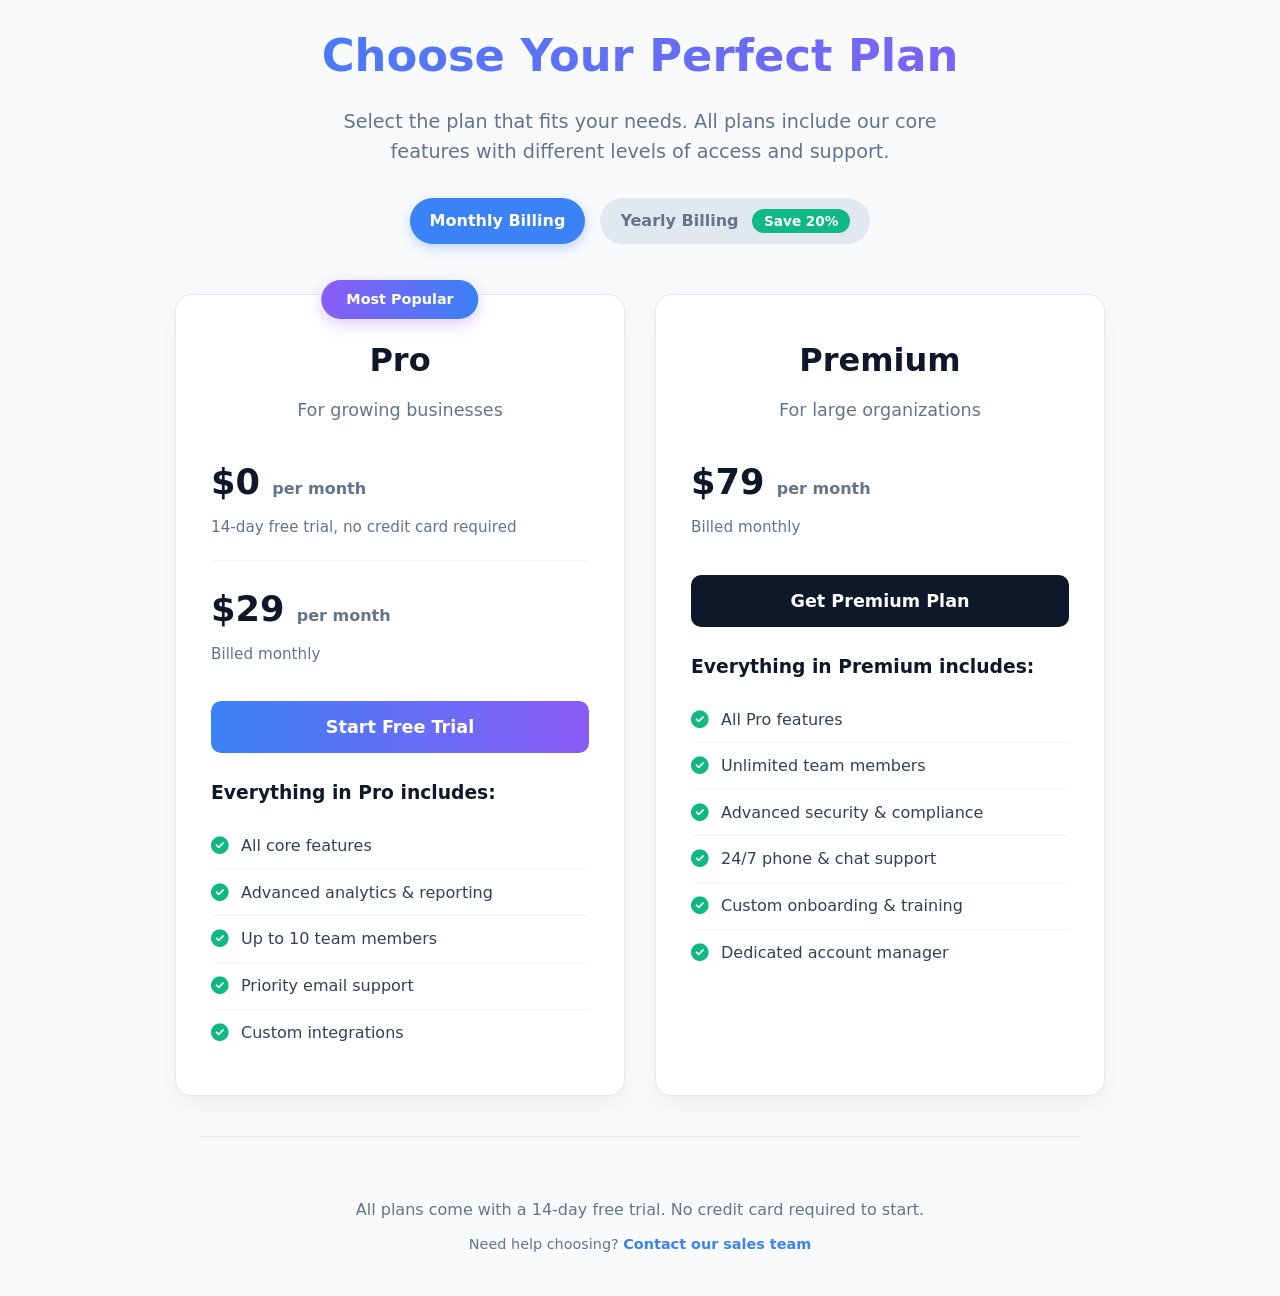
<file: Rip-BookSample5-2/pricing1.html>
<!DOCTYPE html>
<html lang="en">
<head>
    <meta charset="UTF-8">
    <meta name="viewport" content="width=device-width, initial-scale=1.0">
    <title>Choose Your Perfect Plan</title>
    <link rel="stylesheet" href="https://cdnjs.cloudflare.com/ajax/libs/font-awesome/6.4.0/css/all.min.css">
    <style>
        * {
            margin: 0;
            padding: 0;
            box-sizing: border-box;
            font-family: 'Segoe UI', system-ui, sans-serif;
        }
        
        body {
            background-color: #f8fafc;
            color: #334155;
            line-height: 1.6;
            padding: 20px;
            min-height: 100vh;
            display: flex;
            flex-direction: column;
            align-items: center;
            justify-content: center;
        }
        
        .container {
            max-width: 1100px;
            width: 100%;
            margin: 0 auto;
        }
        
        header {
            text-align: center;
            margin-bottom: 50px;
            padding: 0 20px;
        }
        
        h1 {
            font-size: 2.8rem;
            font-weight: 800;
            color: #0f172a;
            margin-bottom: 15px;
            background: linear-gradient(90deg, #3b82f6, #8b5cf6);
            -webkit-background-clip: text;
            background-clip: text;
            -webkit-text-fill-color: transparent;
        }
        
        .subtitle {
            font-size: 1.2rem;
            color: #64748b;
            max-width: 600px;
            margin: 0 auto;
        }
        
        .billing-toggle {
            display: flex;
            justify-content: center;
            align-items: center;
            gap: 15px;
            margin: 30px 0 40px;
        }
        
        .toggle-option {
            padding: 10px 20px;
            border-radius: 50px;
            font-weight: 600;
            cursor: pointer;
            transition: all 0.3s ease;
        }
        
        .toggle-option.active {
            background-color: #3b82f6;
            color: white;
            box-shadow: 0 4px 12px rgba(59, 130, 246, 0.3);
        }
        
        .toggle-option.inactive {
            background-color: #e2e8f0;
            color: #64748b;
        }
        
        .save-badge {
            background-color: #10b981;
            color: white;
            padding: 4px 12px;
            border-radius: 20px;
            font-size: 0.85rem;
            font-weight: 600;
            margin-left: 8px;
        }
        
        .plans-container {
            display: flex;
            justify-content: center;
            gap: 30px;
            flex-wrap: wrap;
        }
        
        .plan-card {
            background-color: white;
            border-radius: 16px;
            box-shadow: 0 10px 25px rgba(0, 0, 0, 0.05);
            padding: 40px 35px;
            width: 100%;
            max-width: 450px;
            position: relative;
            transition: transform 0.3s ease, box-shadow 0.3s ease;
            border: 1px solid #e2e8f0;
        }
        
        .plan-card:hover {
            transform: translateY(-5px);
            box-shadow: 0 15px 35px rgba(0, 0, 0, 0.1);
        }
        
        .most-popular-badge {
            position: absolute;
            top: -15px;
            left: 50%;
            transform: translateX(-50%);
            background: linear-gradient(90deg, #8b5cf6, #3b82f6);
            color: white;
            padding: 8px 25px;
            border-radius: 50px;
            font-weight: 700;
            font-size: 0.9rem;
            box-shadow: 0 5px 15px rgba(139, 92, 246, 0.3);
        }
        
        .plan-header {
            margin-bottom: 30px;
            text-align: center;
        }
        
        .plan-name {
            font-size: 2rem;
            font-weight: 800;
            color: #0f172a;
            margin-bottom: 10px;
        }
        
        .plan-for {
            color: #64748b;
            font-size: 1.1rem;
        }
        
        .price-section {
            margin-bottom: 35px;
        }
        
        .price-option {
            margin-bottom: 20px;
            padding-bottom: 20px;
            border-bottom: 1px solid #f1f5f9;
        }
        
        .price-option:last-child {
            margin-bottom: 0;
            padding-bottom: 0;
            border-bottom: none;
        }
        
        .price-amount {
            font-size: 2.2rem;
            font-weight: 800;
            color: #0f172a;
        }
        
        .price-period {
            color: #64748b;
            font-size: 1rem;
        }
        
        .price-details {
            color: #64748b;
            font-size: 0.95rem;
            margin-top: 5px;
        }
        
        .cta-button {
            display: block;
            width: 100%;
            padding: 16px;
            text-align: center;
            font-size: 1.1rem;
            font-weight: 700;
            border-radius: 10px;
            border: none;
            cursor: pointer;
            transition: all 0.3s ease;
            margin-top: 30px;
        }
        
        .pro-button {
            background: linear-gradient(90deg, #3b82f6, #8b5cf6);
            color: white;
        }
        
        .pro-button:hover {
            background: linear-gradient(90deg, #2563eb, #7c3aed);
            box-shadow: 0 8px 20px rgba(59, 130, 246, 0.3);
        }
        
        .premium-button {
            background-color: #0f172a;
            color: white;
        }
        
        .premium-button:hover {
            background-color: #1e293b;
            box-shadow: 0 8px 20px rgba(15, 23, 42, 0.2);
        }
        
        .features {
            margin-top: 25px;
        }
        
        .features-title {
            font-weight: 700;
            margin-bottom: 15px;
            color: #0f172a;
        }
        
        .features-list {
            list-style-type: none;
        }
        
        .features-list li {
            padding: 10px 0;
            border-bottom: 1px solid #f1f5f9;
            display: flex;
            align-items: center;
        }
        
        .features-list li:last-child {
            border-bottom: none;
        }
        
        .features-list li i {
            color: #10b981;
            margin-right: 12px;
            font-size: 1.1rem;
        }
        
        .separator {
            width: 80%;
            height: 1px;
            background-color: #e2e8f0;
            margin: 40px auto;
        }
        
        @media (max-width: 900px) {
            .plans-container {
                flex-direction: column;
                align-items: center;
            }
            
            .plan-card {
                max-width: 500px;
            }
        }
        
        @media (max-width: 600px) {
            h1 {
                font-size: 2.2rem;
            }
            
            .plan-card {
                padding: 30px 25px;
            }
            
            .billing-toggle {
                flex-direction: column;
                gap: 10px;
            }
        }
    </style>
</head>
<body>
    <div class="container">
        <header>
            <h1>Choose Your Perfect Plan</h1>
            <p class="subtitle">Select the plan that fits your needs. All plans include our core features with different levels of access and support.</p>
            
            <div class="billing-toggle">
                <div class="toggle-option active">Monthly Billing</div>
                <div class="toggle-option inactive">Yearly Billing <span class="save-badge">Save 20%</span></div>
            </div>
        </header>
        
        <div class="plans-container">
            <!-- Pro Plan Card -->
            <div class="plan-card">
                <div class="most-popular-badge">Most Popular</div>
                
                <div class="plan-header">
                    <h2 class="plan-name">Pro</h2>
                    <p class="plan-for">For growing businesses</p>
                </div>
                
                <div class="price-section">
                    <div class="price-option">
                        <div class="price-amount">$0 <span class="price-period">per month</span></div>
                        <p class="price-details">14-day free trial, no credit card required</p>
                    </div>
                    
                    <div class="price-option">
                        <div class="price-amount">$29 <span class="price-period">per month</span></div>
                        <p class="price-details">Billed monthly</p>
                    </div>
                </div>
                
                <button class="cta-button pro-button">Start Free Trial</button>
                
                <div class="features">
                    <h3 class="features-title">Everything in Pro includes:</h3>
                    <ul class="features-list">
                        <li><i class="fas fa-check-circle"></i> All core features</li>
                        <li><i class="fas fa-check-circle"></i> Advanced analytics & reporting</li>
                        <li><i class="fas fa-check-circle"></i> Up to 10 team members</li>
                        <li><i class="fas fa-check-circle"></i> Priority email support</li>
                        <li><i class="fas fa-check-circle"></i> Custom integrations</li>
                    </ul>
                </div>
            </div>
            
            <!-- Premium Plan Card -->
            <div class="plan-card">
                <div class="plan-header">
                    <h2 class="plan-name">Premium</h2>
                    <p class="plan-for">For large organizations</p>
                </div>
                
                <div class="price-section">
                    <div class="price-option">
                        <div class="price-amount">$79 <span class="price-period">per month</span></div>
                        <p class="price-details">Billed monthly</p>
                    </div>
                </div>
                
                <button class="cta-button premium-button">Get Premium Plan</button>
                
                <div class="features">
                    <h3 class="features-title">Everything in Premium includes:</h3>
                    <ul class="features-list">
                        <li><i class="fas fa-check-circle"></i> All Pro features</li>
                        <li><i class="fas fa-check-circle"></i> Unlimited team members</li>
                        <li><i class="fas fa-check-circle"></i> Advanced security & compliance</li>
                        <li><i class="fas fa-check-circle"></i> 24/7 phone & chat support</li>
                        <li><i class="fas fa-check-circle"></i> Custom onboarding & training</li>
                        <li><i class="fas fa-check-circle"></i> Dedicated account manager</li>
                    </ul>
                </div>
            </div>
        </div>
        
        <div class="separator"></div>
        
        <footer style="text-align: center; color: #64748b; margin-top: 20px; padding: 20px;">
            <p>All plans come with a 14-day free trial. No credit card required to start.</p>
            <p style="margin-top: 10px; font-size: 0.9rem;">Need help choosing? <a href="#" style="color: #3b82f6; text-decoration: none; font-weight: 600;">Contact our sales team</a></p>
        </footer>
    </div>
    
    <script>
        // Toggle between monthly and yearly billing
        document.querySelectorAll('.toggle-option').forEach(option => {
            option.addEventListener('click', function() {
                // Remove active class from all options
                document.querySelectorAll('.toggle-option').forEach(opt => {
                    opt.classList.remove('active');
                    opt.classList.add('inactive');
                });
                
                // Add active class to clicked option
                this.classList.remove('inactive');
                this.classList.add('active');
                
                // Update prices based on selection
                const isYearly = this.textContent.includes('Yearly');
                updatePrices(isYearly);
            });
        });
        
        function updatePrices(isYearly) {
            const proPriceMonthly = document.querySelectorAll('.price-amount')[1];
            const proPriceDetails = document.querySelectorAll('.price-details')[1];
            const premiumPrice = document.querySelectorAll('.price-amount')[2];
            const premiumPriceDetails = document.querySelectorAll('.price-details')[2];
            
            if (isYearly) {
                // Apply 20% discount for yearly billing
                proPriceMonthly.innerHTML = '$23.20 <span class="price-period">per month</span>';
                proPriceDetails.textContent = 'Billed annually ($278.40/year)';
                
                premiumPrice.innerHTML = '$63.20 <span class="price-period">per month</span>';
                premiumPriceDetails.textContent = 'Billed annually ($758.40/year)';
            } else {
                // Reset to monthly prices
                proPriceMonthly.innerHTML = '$29 <span class="price-period">per month</span>';
                proPriceDetails.textContent = 'Billed monthly';
                
                premiumPrice.innerHTML = '$79 <span class="price-period">per month</span>';
                premiumPriceDetails.textContent = 'Billed monthly';
            }
        }
        
        // Button click handlers
        document.querySelector('.pro-button').addEventListener('click', function() {
            alert('Starting your 14-day free trial of Pro plan! No credit card required.');
        });
        
        document.querySelector('.premium-button').addEventListener('click', function() {
            alert('Redirecting to Premium plan checkout...');
        });
    </script>
</body>
</html>
</file>
